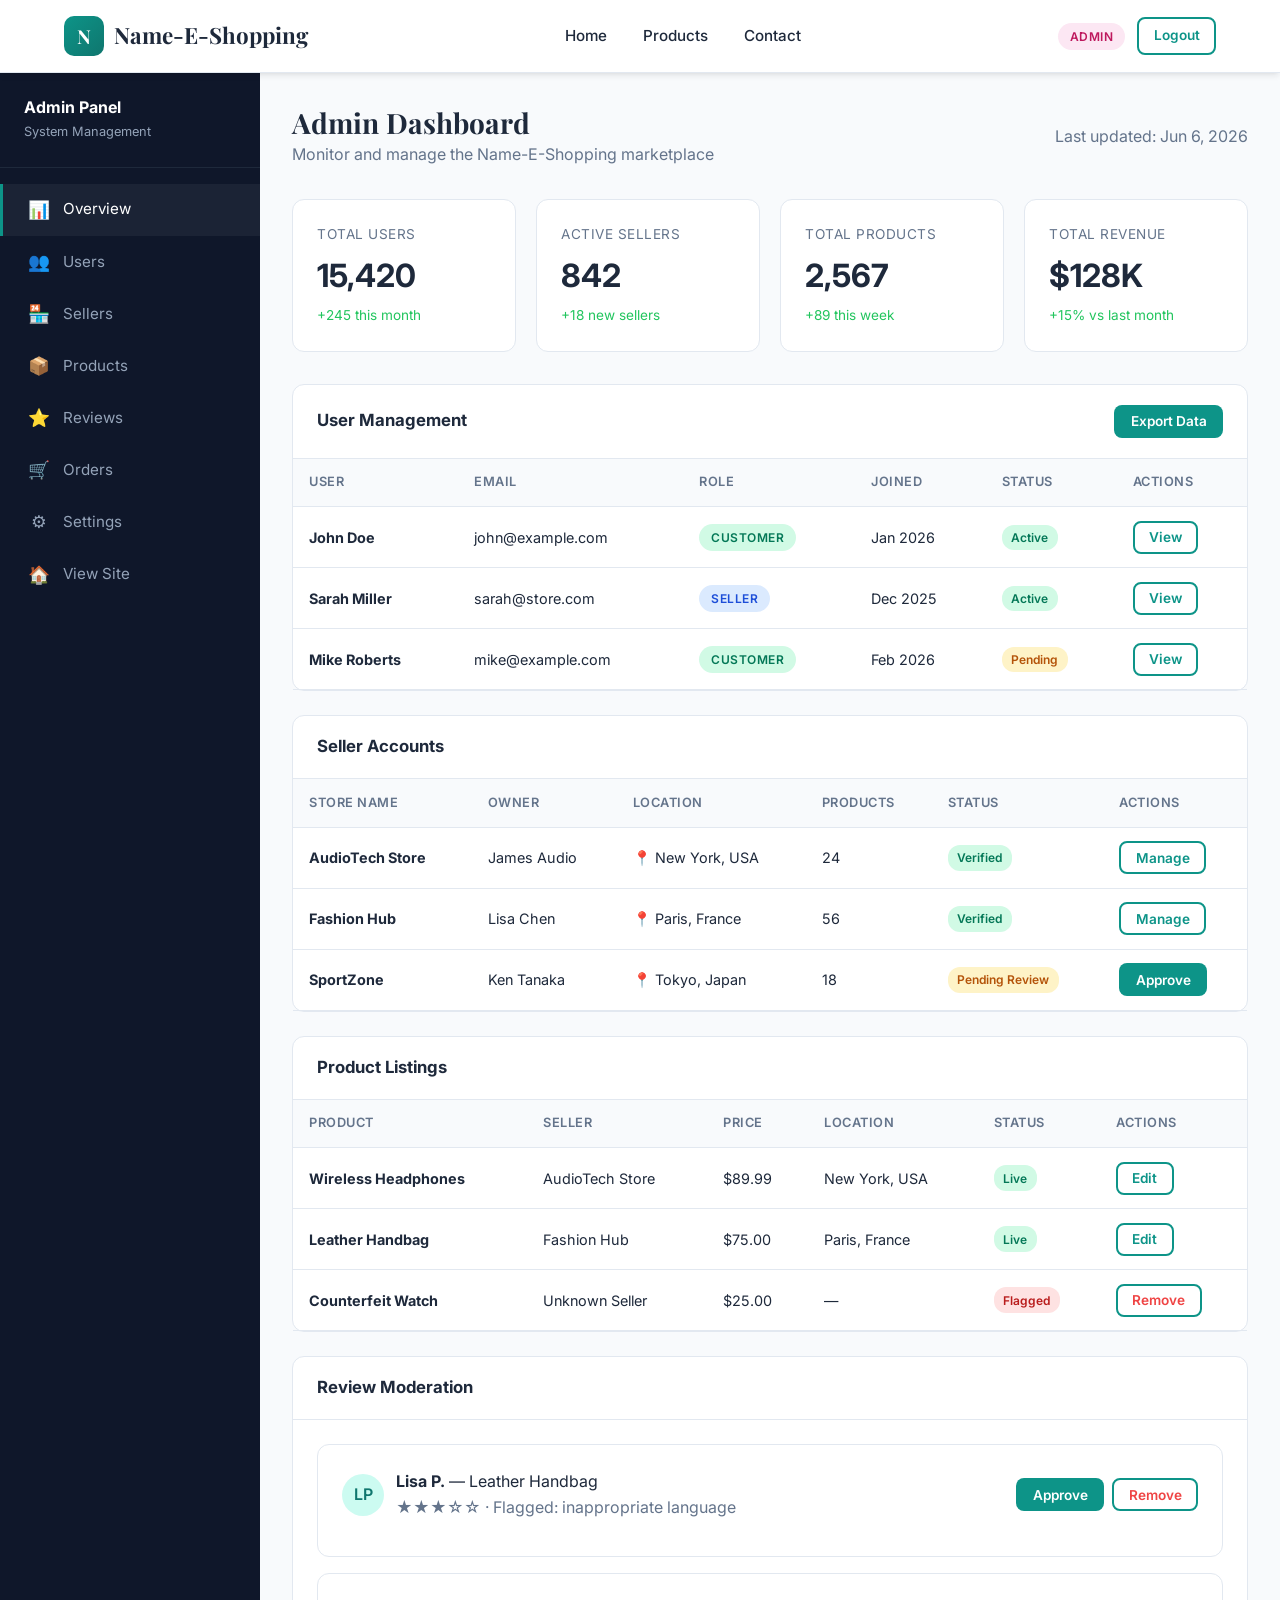
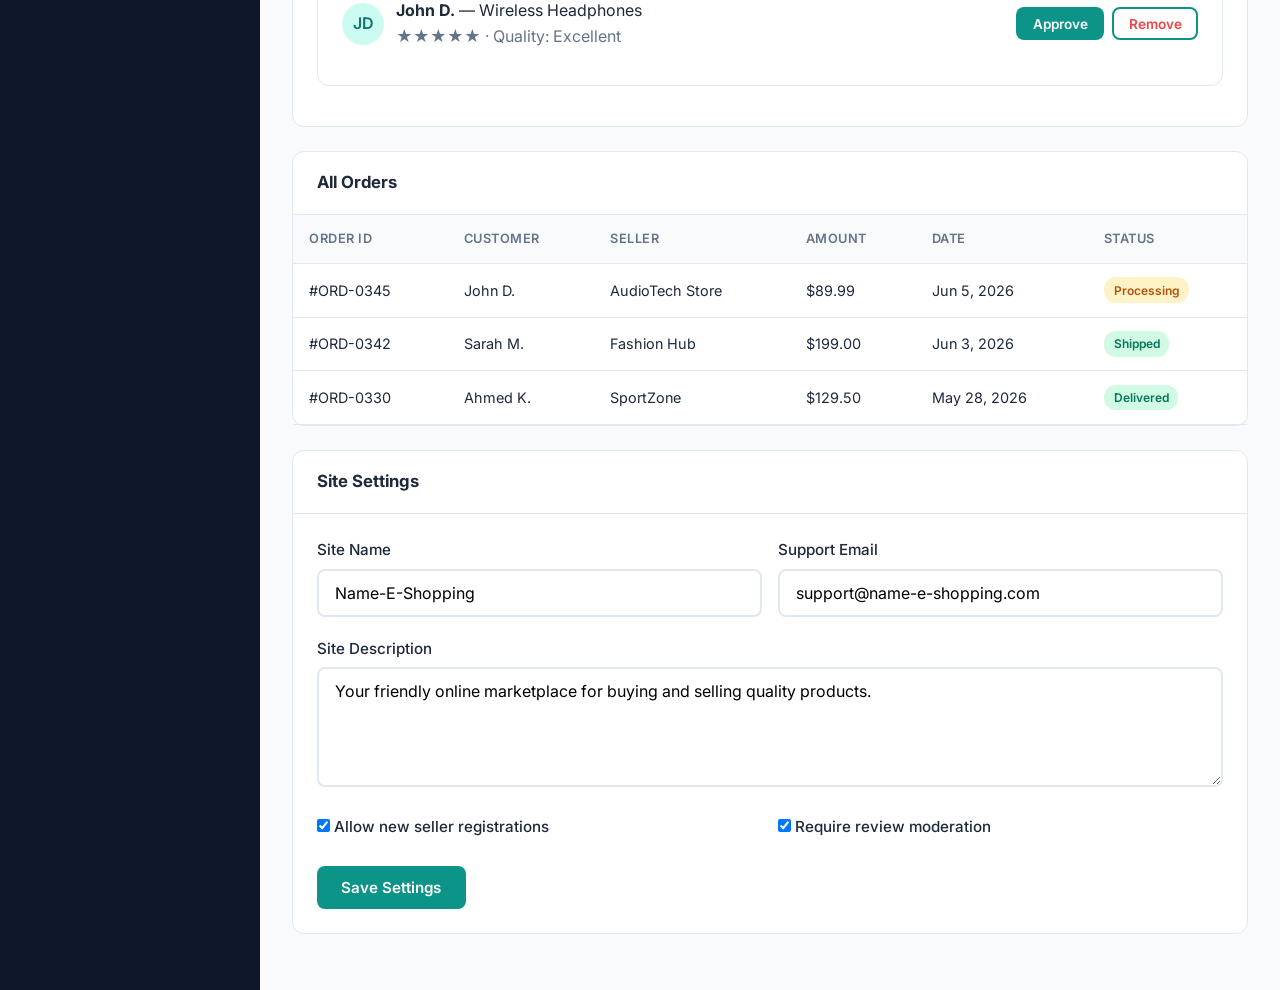
<file: draft/name-e-shopping/admin-dashboard.html>
<!DOCTYPE html>
<html lang="en">
<head>
  <meta charset="UTF-8">
  <meta name="viewport" content="width=device-width, initial-scale=1.0">
  <title>Admin Dashboard — Arnold's online shopping</title>
  <link rel="stylesheet" href="css/style.css">
  <link rel="stylesheet" href="css/dashboard.css">
</head>
<body>

  <header class="site-header">
    <div class="header-inner">
      <a href="index.html" class="logo"><span class="logo-icon">N</span> Name-E-Shopping</a>
      <nav class="nav-links">
        <a href="index.html">Home</a>
        <a href="products.html">Products</a>
        <a href="contact.html">Contact</a>
      </nav>
      <div class="nav-actions">
        <span class="badge badge-admin">Admin</span>
        <a href="login.html" class="btn btn-sm btn-outline">Logout</a>
        <button class="menu-toggle" aria-label="Toggle menu"><span></span><span></span><span></span></button>
      </div>
    </div>
  </header>

  <div class="dashboard-layout">
    <aside class="sidebar">
      <div class="sidebar-header">
        <h3>Admin Panel</h3>
        <p>System Management</p>
      </div>
      <nav class="sidebar-nav">
        <a href="admin-dashboard.html" class="active"><span class="nav-icon">📊</span> Overview</a>
        <a href="#users"><span class="nav-icon">👥</span> Users</a>
        <a href="#sellers"><span class="nav-icon">🏪</span> Sellers</a>
        <a href="#products"><span class="nav-icon">📦</span> Products</a>
        <a href="#reviews"><span class="nav-icon">⭐</span> Reviews</a>
        <a href="#orders"><span class="nav-icon">🛒</span> Orders</a>
        <a href="#settings"><span class="nav-icon">⚙️</span> Settings</a>
        <a href="index.html"><span class="nav-icon">🏠</span> View Site</a>
      </nav>
    </aside>

    <main class="dashboard-main">
      <div class="dashboard-header">
        <div>
          <h1>Admin Dashboard</h1>
          <p class="text-muted">Monitor and manage the Name-E-Shopping marketplace</p>
        </div>
        <span class="text-muted">Last updated: Jun 6, 2026</span>
      </div>

      <div class="stats-grid">
        <div class="stat-card">
          <p class="stat-label">Total Users</p>
          <p class="stat-value">15,420</p>
          <p class="stat-change">+245 this month</p>
        </div>
        <div class="stat-card">
          <p class="stat-label">Active Sellers</p>
          <p class="stat-value">842</p>
          <p class="stat-change">+18 new sellers</p>
        </div>
        <div class="stat-card">
          <p class="stat-label">Total Products</p>
          <p class="stat-value">2,567</p>
          <p class="stat-change">+89 this week</p>
        </div>
        <div class="stat-card">
          <p class="stat-label">Total Revenue</p>
          <p class="stat-value">$128K</p>
          <p class="stat-change">+15% vs last month</p>
        </div>
      </div>

      <!-- Users Management -->
      <div class="panel" id="users">
        <div class="panel-header">
          <h3>User Management</h3>
          <button class="btn btn-sm btn-primary">Export Data</button>
        </div>
        <div class="panel-body" style="padding: 0;">
          <table class="data-table">
            <thead>
              <tr>
                <th>User</th>
                <th>Email</th>
                <th>Role</th>
                <th>Joined</th>
                <th>Status</th>
                <th>Actions</th>
              </tr>
            </thead>
            <tbody>
              <tr>
                <td><strong>John Doe</strong></td>
                <td>john@example.com</td>
                <td><span class="badge badge-customer">Customer</span></td>
                <td>Jan 2026</td>
                <td><span class="status status-active">Active</span></td>
                <td><button class="btn btn-sm btn-outline">View</button></td>
              </tr>
              <tr>
                <td><strong>Sarah Miller</strong></td>
                <td>sarah@store.com</td>
                <td><span class="badge badge-seller">Seller</span></td>
                <td>Dec 2025</td>
                <td><span class="status status-active">Active</span></td>
                <td><button class="btn btn-sm btn-outline">View</button></td>
              </tr>
              <tr>
                <td><strong>Mike Roberts</strong></td>
                <td>mike@example.com</td>
                <td><span class="badge badge-customer">Customer</span></td>
                <td>Feb 2026</td>
                <td><span class="status status-pending">Pending</span></td>
                <td><button class="btn btn-sm btn-outline">View</button></td>
              </tr>
            </tbody>
          </table>
        </div>
      </div>

      <!-- Sellers -->
      <div class="panel" id="sellers">
        <div class="panel-header">
          <h3>Seller Accounts</h3>
        </div>
        <div class="panel-body" style="padding: 0;">
          <table class="data-table">
            <thead>
              <tr>
                <th>Store Name</th>
                <th>Owner</th>
                <th>Location</th>
                <th>Products</th>
                <th>Status</th>
                <th>Actions</th>
              </tr>
            </thead>
            <tbody>
              <tr>
                <td><strong>AudioTech Store</strong></td>
                <td>James Audio</td>
                <td>📍 New York, USA</td>
                <td>24</td>
                <td><span class="status status-active">Verified</span></td>
                <td><button class="btn btn-sm btn-outline">Manage</button></td>
              </tr>
              <tr>
                <td><strong>Fashion Hub</strong></td>
                <td>Lisa Chen</td>
                <td>📍 Paris, France</td>
                <td>56</td>
                <td><span class="status status-active">Verified</span></td>
                <td><button class="btn btn-sm btn-outline">Manage</button></td>
              </tr>
              <tr>
                <td><strong>SportZone</strong></td>
                <td>Ken Tanaka</td>
                <td>📍 Tokyo, Japan</td>
                <td>18</td>
                <td><span class="status status-pending">Pending Review</span></td>
                <td><button class="btn btn-sm btn-primary">Approve</button></td>
              </tr>
            </tbody>
          </table>
        </div>
      </div>

      <!-- Products -->
      <div class="panel" id="products">
        <div class="panel-header">
          <h3>Product Listings</h3>
        </div>
        <div class="panel-body" style="padding: 0;">
          <table class="data-table">
            <thead>
              <tr>
                <th>Product</th>
                <th>Seller</th>
                <th>Price</th>
                <th>Location</th>
                <th>Status</th>
                <th>Actions</th>
              </tr>
            </thead>
            <tbody>
              <tr>
                <td><strong>Wireless Headphones</strong></td>
                <td>AudioTech Store</td>
                <td>$89.99</td>
                <td>New York, USA</td>
                <td><span class="status status-active">Live</span></td>
                <td><button class="btn btn-sm btn-outline">Edit</button></td>
              </tr>
              <tr>
                <td><strong>Leather Handbag</strong></td>
                <td>Fashion Hub</td>
                <td>$75.00</td>
                <td>Paris, France</td>
                <td><span class="status status-active">Live</span></td>
                <td><button class="btn btn-sm btn-outline">Edit</button></td>
              </tr>
              <tr>
                <td><strong>Counterfeit Watch</strong></td>
                <td>Unknown Seller</td>
                <td>$25.00</td>
                <td>—</td>
                <td><span class="status status-inactive">Flagged</span></td>
                <td><button class="btn btn-sm btn-outline" style="color: var(--danger);">Remove</button></td>
              </tr>
            </tbody>
          </table>
        </div>
      </div>

      <!-- Reviews Moderation -->
      <div class="panel" id="reviews">
        <div class="panel-header">
          <h3>Review Moderation</h3>
        </div>
        <div class="panel-body">
          <div class="review-card">
            <div class="review-header">
              <div class="reviewer">
                <div class="avatar">LP</div>
                <div><strong>Lisa P.</strong> — Leather Handbag<br><span class="text-muted">★★★☆☆ · Flagged: inappropriate language</span></div>
              </div>
              <div style="display: flex; gap: 0.5rem;">
                <button class="btn btn-sm btn-primary">Approve</button>
                <button class="btn btn-sm btn-outline" style="color: var(--danger);">Remove</button>
              </div>
            </div>
          </div>
          <div class="review-card">
            <div class="review-header">
              <div class="reviewer">
                <div class="avatar">JD</div>
                <div><strong>John D.</strong> — Wireless Headphones<br><span class="text-muted">★★★★★ · Quality: Excellent</span></div>
              </div>
              <div style="display: flex; gap: 0.5rem;">
                <button class="btn btn-sm btn-primary">Approve</button>
                <button class="btn btn-sm btn-outline" style="color: var(--danger);">Remove</button>
              </div>
            </div>
          </div>
        </div>
      </div>

      <!-- Orders -->
      <div class="panel" id="orders">
        <div class="panel-header">
          <h3>All Orders</h3>
        </div>
        <div class="panel-body" style="padding: 0;">
          <table class="data-table">
            <thead>
              <tr>
                <th>Order ID</th>
                <th>Customer</th>
                <th>Seller</th>
                <th>Amount</th>
                <th>Date</th>
                <th>Status</th>
              </tr>
            </thead>
            <tbody>
              <tr>
                <td>#ORD-0345</td>
                <td>John D.</td>
                <td>AudioTech Store</td>
                <td>$89.99</td>
                <td>Jun 5, 2026</td>
                <td><span class="status status-pending">Processing</span></td>
              </tr>
              <tr>
                <td>#ORD-0342</td>
                <td>Sarah M.</td>
                <td>Fashion Hub</td>
                <td>$199.00</td>
                <td>Jun 3, 2026</td>
                <td><span class="status status-active">Shipped</span></td>
              </tr>
              <tr>
                <td>#ORD-0330</td>
                <td>Ahmed K.</td>
                <td>SportZone</td>
                <td>$129.50</td>
                <td>May 28, 2026</td>
                <td><span class="status status-active">Delivered</span></td>
              </tr>
            </tbody>
          </table>
        </div>
      </div>

      <!-- Settings -->
      <div class="panel" id="settings">
        <div class="panel-header">
          <h3>Site Settings</h3>
        </div>
        <div class="panel-body">
          <form data-toast="Settings saved successfully!">
            <div class="form-row">
              <div class="form-group">
                <label for="site-name">Site Name</label>
                <input type="text" id="site-name" class="form-control" value="Name-E-Shopping">
              </div>
              <div class="form-group">
                <label for="support-email">Support Email</label>
                <input type="email" id="support-email" class="form-control" value="support@name-e-shopping.com">
              </div>
            </div>
            <div class="form-group">
              <label for="site-desc">Site Description</label>
              <textarea id="site-desc" class="form-control">Your friendly online marketplace for buying and selling quality products.</textarea>
            </div>
            <div class="form-row">
              <div class="form-group">
                <label>
                  <input type="checkbox" checked> Allow new seller registrations
                </label>
              </div>
              <div class="form-group">
                <label>
                  <input type="checkbox" checked> Require review moderation
                </label>
              </div>
            </div>
            <button type="submit" class="btn btn-primary">Save Settings</button>
          </form>
        </div>
      </div>
    </main>
  </div>

  <script src="js/main.js"></script>
</body>
</html>
</file>
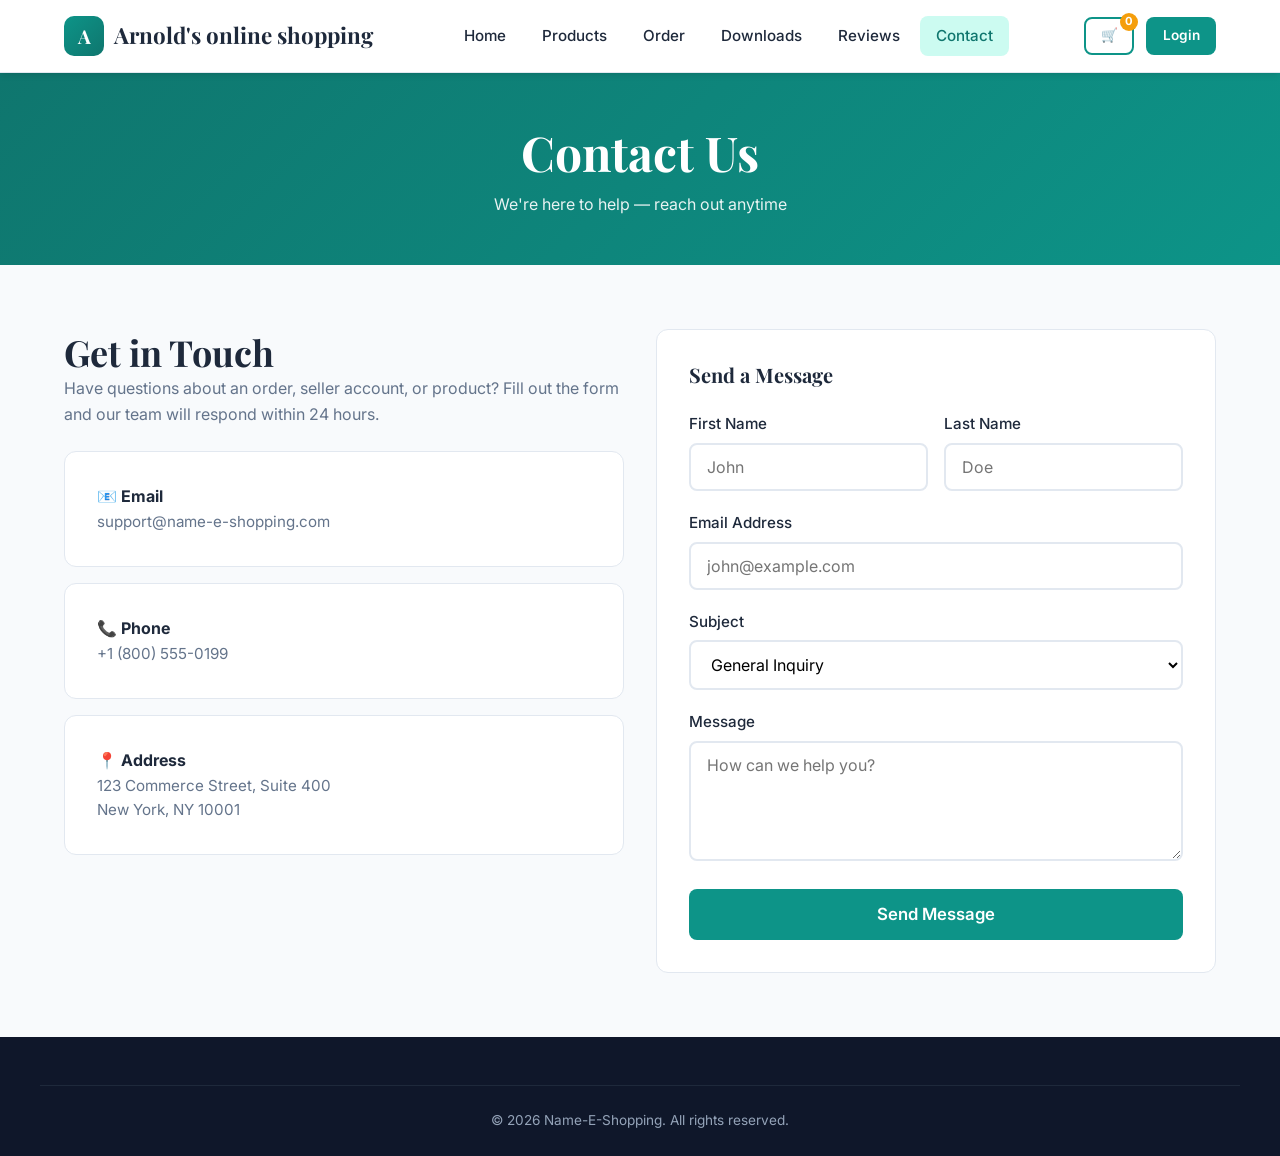
<file: draft/name-e-shopping/contact.html>
<!DOCTYPE html>
<html lang="en">
<head>
  <meta charset="UTF-8">
  <meta name="viewport" content="width=device-width, initial-scale=1.0">
  <title>Contact Us — Arnold's online shopping</title>
  <link rel="stylesheet" href="css/style.css">
</head>
<body>

  <header class="site-header">
    <div class="header-inner">
      <a href="index.html" class="logo"><span class="logo-icon">A</span> Arnold's online shopping</a>
      <nav class="nav-links">
        <a href="index.html">Home</a>
        <a href="products.html">Products</a>
        <a href="order.html">Order</a>
        <a href="downloads.html">Downloads</a>
        <a href="reviews.html">Reviews</a>
        <a href="contact.html" class="active">Contact</a>
      </nav>
      <div class="nav-actions">
        <a href="cart.html" class="btn btn-sm btn-outline cart-badge">🛒 <span class="cart-count">0</span></a>
        <a href="login.html" class="btn btn-sm btn-primary">Login</a>
        <button class="menu-toggle" aria-label="Toggle menu"><span></span><span></span><span></span></button>
      </div>
    </div>
  </header>

  <div class="page-header">
    <div class="container">
      <h1>Contact Us</h1>
      <p>We're here to help — reach out anytime</p>
    </div>
  </div>

  <section class="section">
    <div class="container">
      <div class="grid-2">
        <div>
          <h2>Get in Touch</h2>
          <p class="text-muted mb-3">Have questions about an order, seller account, or product? Fill out the form and our team will respond within 24 hours.</p>

          <div class="feature-card" style="text-align: left; margin-bottom: 1rem;">
            <strong>📧 Email</strong>
            <p>support@name-e-shopping.com</p>
          </div>
          <div class="feature-card" style="text-align: left; margin-bottom: 1rem;">
            <strong>📞 Phone</strong>
            <p>+1 (800) 555-0199</p>
          </div>
          <div class="feature-card" style="text-align: left;">
            <strong>📍 Address</strong>
            <p>123 Commerce Street, Suite 400<br>New York, NY 10001</p>
          </div>
        </div>

        <div class="card" style="padding: 2rem;">
          <h3 style="margin-bottom: 1.5rem;">Send a Message</h3>
          <form data-toast="Message sent! We'll get back to you soon.">
            <div class="form-row">
              <div class="form-group">
                <label for="fname">First Name</label>
                <input type="text" id="fname" class="form-control" required placeholder="John">
              </div>
              <div class="form-group">
                <label for="lname">Last Name</label>
                <input type="text" id="lname" class="form-control" required placeholder="Doe">
              </div>
            </div>
            <div class="form-group">
              <label for="email">Email Address</label>
              <input type="email" id="email" class="form-control" required placeholder="john@example.com">
            </div>
            <div class="form-group">
              <label for="subject">Subject</label>
              <select id="subject" class="form-control">
                <option>General Inquiry</option>
                <option>Order Support</option>
                <option>Seller Account</option>
                <option>Product Quality Issue</option>
                <option>Technical Problem</option>
              </select>
            </div>
            <div class="form-group">
              <label for="message">Message</label>
              <textarea id="message" class="form-control" required placeholder="How can we help you?"></textarea>
            </div>
            <button type="submit" class="btn btn-primary btn-lg" style="width: 100%;">Send Message</button>
          </form>
        </div>
      </div>
    </div>
  </section>

  <footer class="site-footer">
    <div class="container footer-bottom"><p>&copy; 2026 Name-E-Shopping. All rights reserved.</p></div>
  </footer>

  <script src="js/main.js"></script>
</body>
</html>
</file>
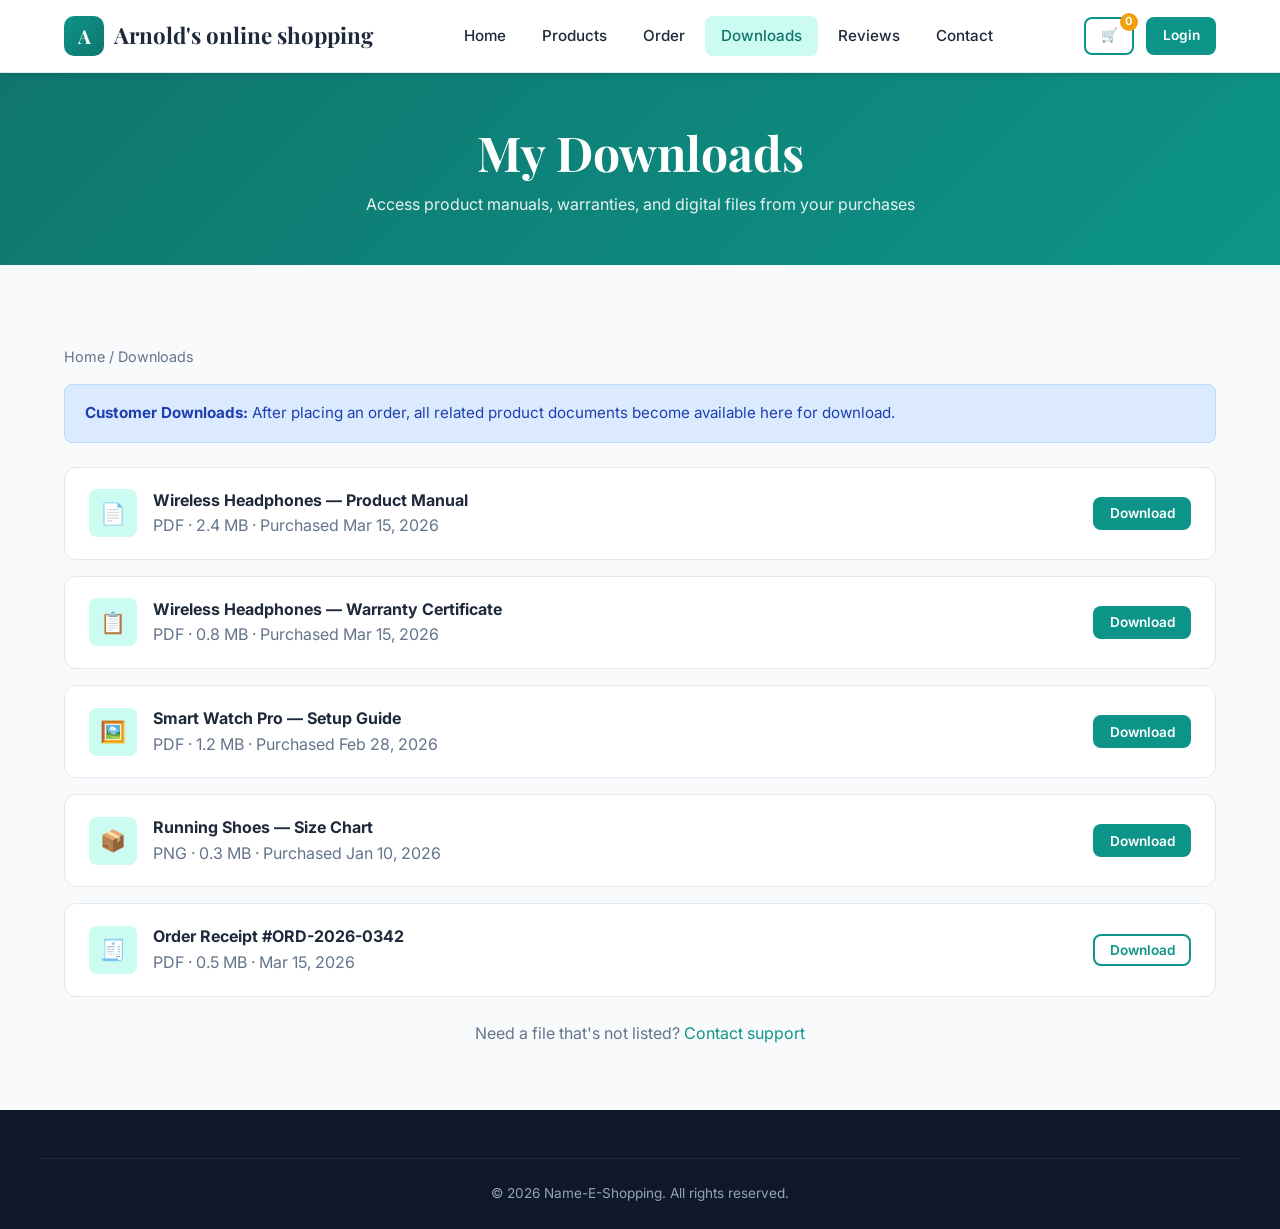
<file: draft/name-e-shopping/downloads.html>
<!DOCTYPE html>
<html lang="en">
<head>
  <meta charset="UTF-8">
  <meta name="viewport" content="width=device-width, initial-scale=1.0">
  <title>Downloads — Arnold's online shopping</title>
  <link rel="stylesheet" href="css/style.css">
</head>
<body>

  <header class="site-header">
    <div class="header-inner">
      <a href="index.html" class="logo"><span class="logo-icon">A</span> Arnold's online shopping</a>
      <nav class="nav-links">
        <a href="index.html">Home</a>
        <a href="products.html">Products</a>
        <a href="order.html">Order</a>
        <a href="downloads.html" class="active">Downloads</a>
        <a href="reviews.html">Reviews</a>
        <a href="contact.html">Contact</a>
      </nav>
      <div class="nav-actions">
        <a href="cart.html" class="btn btn-sm btn-outline cart-badge">🛒 <span class="cart-count">0</span></a>
        <a href="login.html" class="btn btn-sm btn-primary">Login</a>
        <button class="menu-toggle" aria-label="Toggle menu"><span></span><span></span><span></span></button>
      </div>
    </div>
  </header>

  <div class="page-header">
    <div class="container">
      <h1>My Downloads</h1>
      <p>Access product manuals, warranties, and digital files from your purchases</p>
    </div>
  </div>

  <section class="section">
    <div class="container">
      <div class="breadcrumb"><a href="index.html">Home</a> / Downloads</div>

      <div class="alert alert-info mb-3">
        <strong>Customer Downloads:</strong> After placing an order, all related product documents become available here for download.
      </div>

      <div class="download-list">
        <div class="download-item">
          <div class="download-info">
            <div class="file-icon">📄</div>
            <div>
              <strong>Wireless Headphones — Product Manual</strong>
              <p class="text-muted">PDF · 2.4 MB · Purchased Mar 15, 2026</p>
            </div>
          </div>
          <button class="btn btn-primary btn-sm" onclick="showToast('Downloading Product Manual...')">Download</button>
        </div>

        <div class="download-item">
          <div class="download-info">
            <div class="file-icon">📋</div>
            <div>
              <strong>Wireless Headphones — Warranty Certificate</strong>
              <p class="text-muted">PDF · 0.8 MB · Purchased Mar 15, 2026</p>
            </div>
          </div>
          <button class="btn btn-primary btn-sm" onclick="showToast('Downloading Warranty Certificate...')">Download</button>
        </div>

        <div class="download-item">
          <div class="download-info">
            <div class="file-icon">🖼️</div>
            <div>
              <strong>Smart Watch Pro — Setup Guide</strong>
              <p class="text-muted">PDF · 1.2 MB · Purchased Feb 28, 2026</p>
            </div>
          </div>
          <button class="btn btn-primary btn-sm" onclick="showToast('Downloading Setup Guide...')">Download</button>
        </div>

        <div class="download-item">
          <div class="download-info">
            <div class="file-icon">📦</div>
            <div>
              <strong>Running Shoes — Size Chart</strong>
              <p class="text-muted">PNG · 0.3 MB · Purchased Jan 10, 2026</p>
            </div>
          </div>
          <button class="btn btn-primary btn-sm" onclick="showToast('Downloading Size Chart...')">Download</button>
        </div>

        <div class="download-item">
          <div class="download-info">
            <div class="file-icon">🧾</div>
            <div>
              <strong>Order Receipt #ORD-2026-0342</strong>
              <p class="text-muted">PDF · 0.5 MB · Mar 15, 2026</p>
            </div>
          </div>
          <button class="btn btn-outline btn-sm" onclick="showToast('Downloading Receipt...')">Download</button>
        </div>
      </div>

      <div class="text-center mt-3">
        <p class="text-muted">Need a file that's not listed? <a href="contact.html">Contact support</a></p>
      </div>
    </div>
  </section>

  <footer class="site-footer">
    <div class="container footer-bottom"><p>&copy; 2026 Name-E-Shopping. All rights reserved.</p></div>
  </footer>

  <script src="js/main.js"></script>
</body>
</html>
</file>
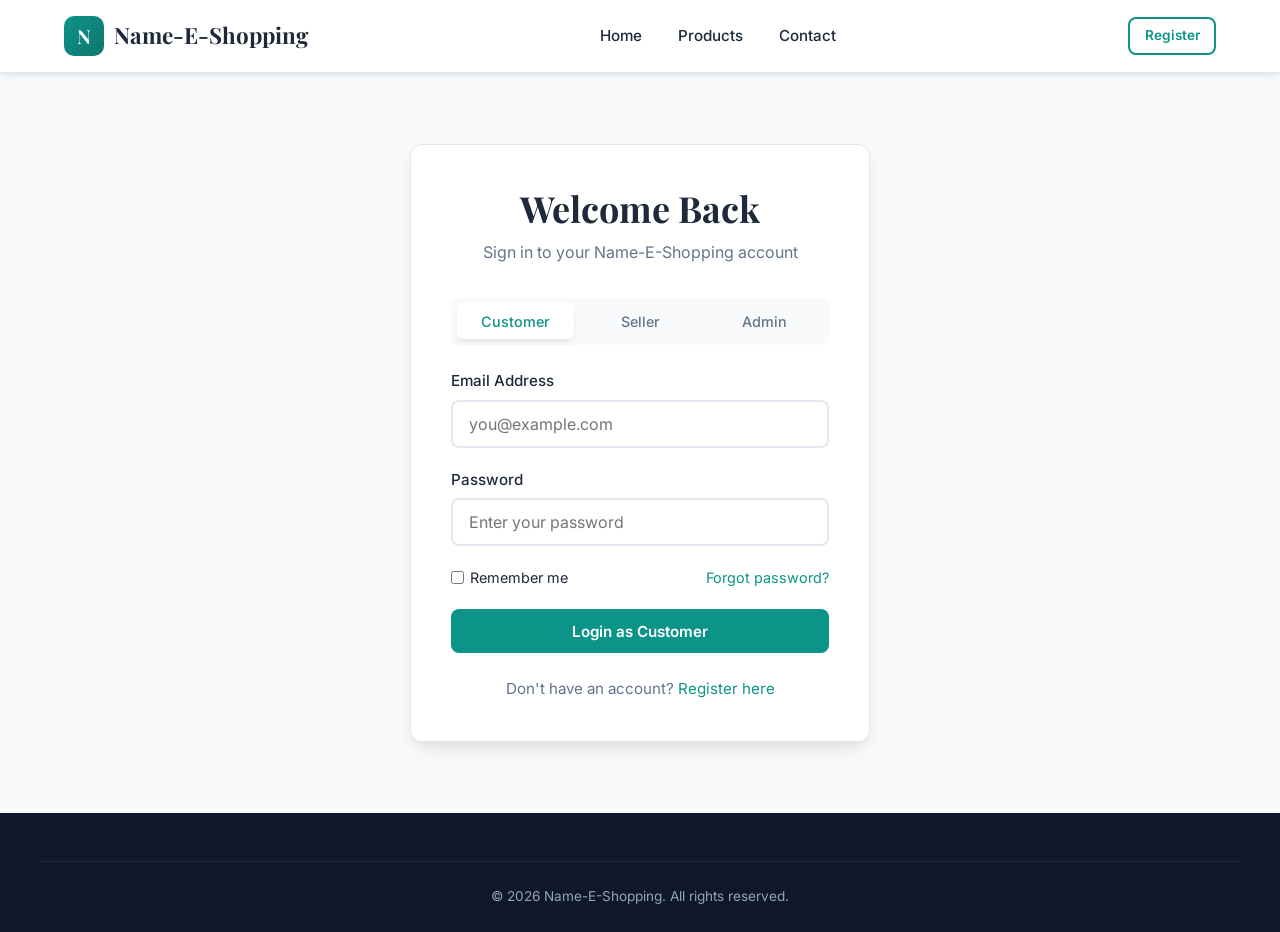
<file: draft/name-e-shopping/login.html>
<!DOCTYPE html>
<html lang="en">
<head>
  <meta charset="UTF-8">
  <meta name="viewport" content="width=device-width, initial-scale=1.0">
  <title>Login — Arnold's online shopping</title>
  <link rel="stylesheet" href="css/style.css">
</head>
<body>

  <header class="site-header">
    <div class="header-inner">
      <a href="index.html" class="logo"><span class="logo-icon">N</span> Name-E-Shopping</a>
      <nav class="nav-links">
        <a href="index.html">Home</a>
        <a href="products.html">Products</a>
        <a href="contact.html">Contact</a>
      </nav>
      <div class="nav-actions">
        <a href="register.html" class="btn btn-sm btn-outline">Register</a>
        <button class="menu-toggle" aria-label="Toggle menu"><span></span><span></span><span></span></button>
      </div>
    </div>
  </header>

  <main class="auth-page">
    <div class="auth-card">
      <h2>Welcome Back</h2>
      <p class="subtitle">Sign in to your Name-E-Shopping account</p>

      <div class="role-tabs">
        <button class="role-tab active" data-role="customer">Customer</button>
        <button class="role-tab" data-role="seller">Seller</button>
        <button class="role-tab" data-role="admin">Admin</button>
      </div>

      <!-- Customer Login -->
      <form class="role-form" data-role="customer" data-toast="Welcome back, Customer!">
        <div class="form-group">
          <label for="cust-email">Email Address</label>
          <input type="email" id="cust-email" class="form-control" required placeholder="you@example.com">
        </div>
        <div class="form-group">
          <label for="cust-pass">Password</label>
          <input type="password" id="cust-pass" class="form-control" required placeholder="Enter your password">
        </div>
        <div style="display: flex; justify-content: space-between; align-items: center; margin-bottom: 1.25rem;">
          <label style="display: flex; align-items: center; gap: 0.4rem; font-size: 0.9rem;">
            <input type="checkbox"> Remember me
          </label>
          <a href="#" style="font-size: 0.9rem;">Forgot password?</a>
        </div>
        <button type="submit" class="btn btn-primary" style="width: 100%;">Login as Customer</button>
      </form>

      <!-- Seller Login -->
      <form class="role-form" data-role="seller" style="display: none;" data-toast="Welcome, Seller! Redirecting to dashboard...">
        <div class="alert alert-info">Sellers can upload product photos, documents, and set store location.</div>
        <div class="form-group">
          <label for="seller-email">Seller Email</label>
          <input type="email" id="seller-email" class="form-control" required placeholder="seller@store.com">
        </div>
        <div class="form-group">
          <label for="seller-pass">Password</label>
          <input type="password" id="seller-pass" class="form-control" required placeholder="Enter your password">
        </div>
        <div class="form-group">
          <label for="store-id">Store ID</label>
          <input type="text" id="store-id" class="form-control" placeholder="Your unique store identifier">
        </div>
        <button type="submit" class="btn btn-primary" style="width: 100%;" formaction="seller-dashboard.html">Login as Seller</button>
      </form>

      <!-- Admin Login -->
      <form class="role-form" data-role="admin" style="display: none;" data-toast="Admin access granted.">
        <div class="alert alert-info">Admin access is restricted to authorized personnel only.</div>
        <div class="form-group">
          <label for="admin-email">Admin Email</label>
          <input type="email" id="admin-email" class="form-control" required placeholder="admin@name-e-shopping.com">
        </div>
        <div class="form-group">
          <label for="admin-pass">Password</label>
          <input type="password" id="admin-pass" class="form-control" required placeholder="Enter admin password">
        </div>
        <div class="form-group">
          <label for="admin-code">Security Code</label>
          <input type="text" id="admin-code" class="form-control" required placeholder="Two-factor code">
        </div>
        <button type="submit" class="btn btn-primary" style="width: 100%;" formaction="admin-dashboard.html">Login as Admin</button>
      </form>

      <div class="auth-footer">
        Don't have an account? <a href="register.html">Register here</a>
      </div>
    </div>
  </main>

  <footer class="site-footer">
    <div class="container footer-bottom"><p>&copy; 2026 Name-E-Shopping. All rights reserved.</p></div>
  </footer>

  <script src="js/main.js"></script>
</body>
</html>
</file>
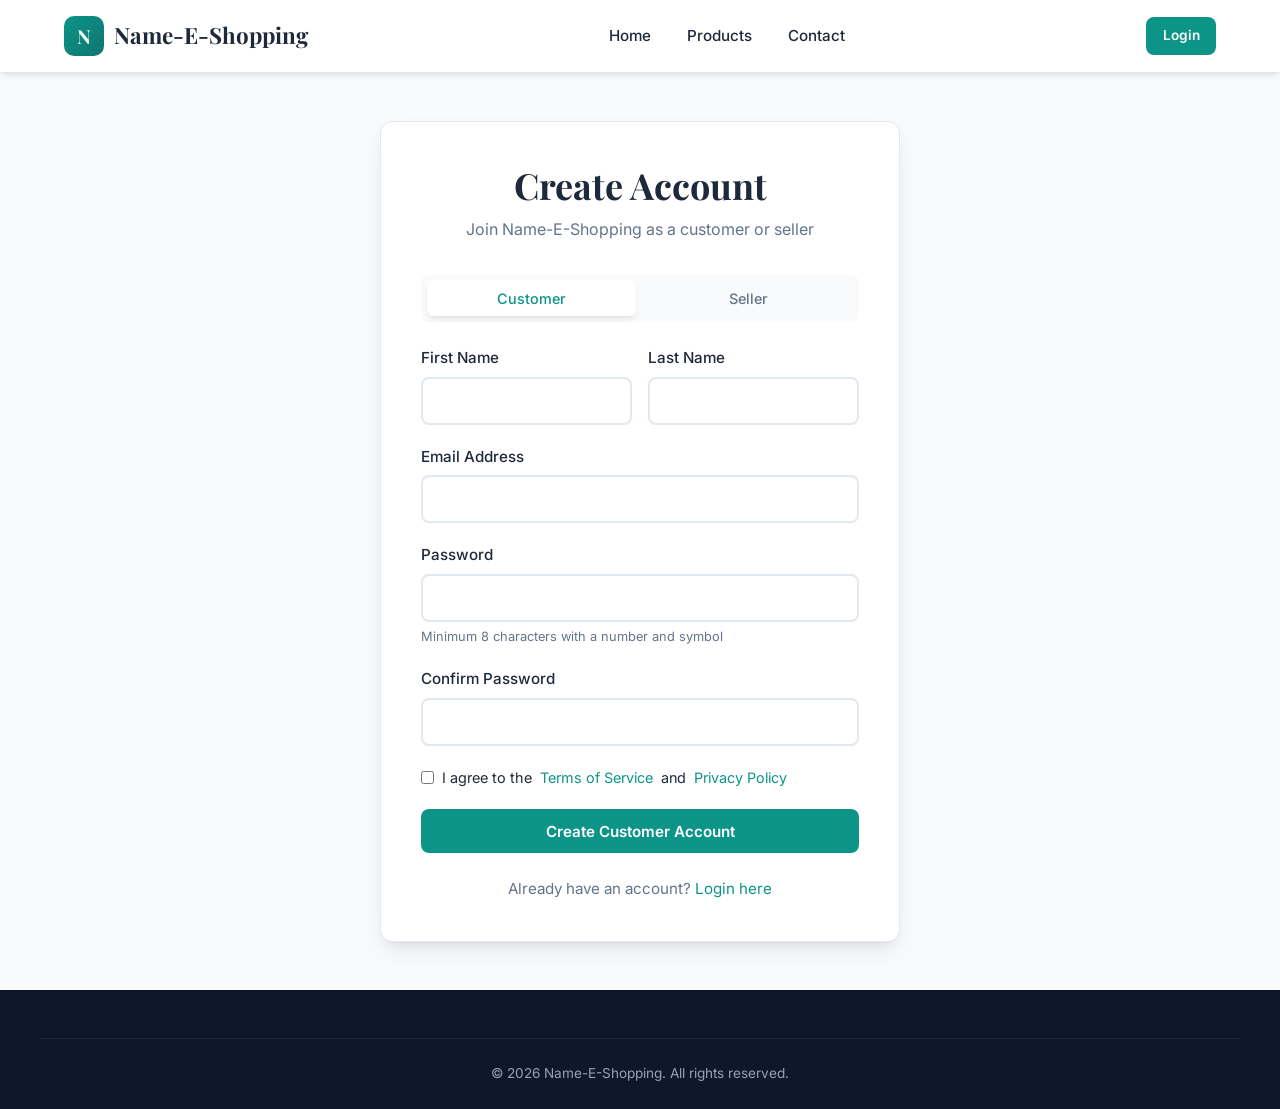
<file: draft/name-e-shopping/register.html>
<!DOCTYPE html>
<html lang="en">
<head>
  <meta charset="UTF-8">
  <meta name="viewport" content="width=device-width, initial-scale=1.0">
  <title>Register — Arnold's online shopping</title>
  <link rel="stylesheet" href="css/style.css">
</head>
<body>

  <header class="site-header">
    <div class="header-inner">
      <a href="index.html" class="logo"><span class="logo-icon">N</span> Name-E-Shopping</a>
      <nav class="nav-links">
        <a href="index.html">Home</a>
        <a href="products.html">Products</a>
        <a href="contact.html">Contact</a>
      </nav>
      <div class="nav-actions">
        <a href="login.html" class="btn btn-sm btn-primary">Login</a>
        <button class="menu-toggle" aria-label="Toggle menu"><span></span><span></span><span></span></button>
      </div>
    </div>
  </header>

  <main class="auth-page">
    <div class="auth-card" style="max-width: 520px;">
      <h2>Create Account</h2>
      <p class="subtitle">Join Name-E-Shopping as a customer or seller</p>

      <div class="role-tabs">
        <button class="role-tab active" data-role="customer">Customer</button>
        <button class="role-tab" data-role="seller">Seller</button>
      </div>

      <!-- Customer Registration -->
      <form class="role-form" data-role="customer" data-toast="Account created! Welcome to Name-E-Shopping.">
        <div class="form-row">
          <div class="form-group">
            <label for="c-fname">First Name</label>
            <input type="text" id="c-fname" class="form-control" required>
          </div>
          <div class="form-group">
            <label for="c-lname">Last Name</label>
            <input type="text" id="c-lname" class="form-control" required>
          </div>
        </div>
        <div class="form-group">
          <label for="c-email">Email Address</label>
          <input type="email" id="c-email" class="form-control" required>
        </div>
        <div class="form-group">
          <label for="c-pass">Password</label>
          <input type="password" id="c-pass" class="form-control" required>
          <p class="form-hint">Minimum 8 characters with a number and symbol</p>
        </div>
        <div class="form-group">
          <label for="c-confirm">Confirm Password</label>
          <input type="password" id="c-confirm" class="form-control" required>
        </div>
        <label style="display: flex; align-items: flex-start; gap: 0.5rem; font-size: 0.9rem; margin-bottom: 1.25rem;">
          <input type="checkbox" required style="margin-top: 0.3rem;">
          I agree to the <a href="#">Terms of Service</a> and <a href="#">Privacy Policy</a>
        </label>
        <button type="submit" class="btn btn-primary" style="width: 100%;">Create Customer Account</button>
      </form>

      <!-- Seller Registration -->
      <form class="role-form" data-role="seller" style="display: none;" data-toast="Seller account created! Set up your store.">
        <div class="alert alert-info">As a seller, you can upload product photos, documents, and set your store location.</div>
        <div class="form-group">
          <label for="s-name">Store / Business Name</label>
          <input type="text" id="s-name" class="form-control" required placeholder="Your store name">
        </div>
        <div class="form-row">
          <div class="form-group">
            <label for="s-fname">Owner First Name</label>
            <input type="text" id="s-fname" class="form-control" required>
          </div>
          <div class="form-group">
            <label for="s-lname">Owner Last Name</label>
            <input type="text" id="s-lname" class="form-control" required>
          </div>
        </div>
        <div class="form-group">
          <label for="s-email">Business Email</label>
          <input type="email" id="s-email" class="form-control" required>
        </div>
        <div class="form-group">
          <label for="s-location">Store Location</label>
          <input type="text" id="s-location" class="form-control" required placeholder="City, Country">
        </div>
        <div class="form-group">
          <label for="s-pass">Password</label>
          <input type="password" id="s-pass" class="form-control" required>
        </div>
        <div class="form-group">
          <label for="s-doc">Business Document (optional)</label>
          <input type="file" id="s-doc" class="form-control" accept=".pdf,.doc,.docx">
          <p class="form-hint">Upload business license or registration document</p>
        </div>
        <button type="submit" class="btn btn-primary" style="width: 100%;">Create Seller Account</button>
      </form>

      <div class="auth-footer">
        Already have an account? <a href="login.html">Login here</a>
      </div>
    </div>
  </main>

  <footer class="site-footer">
    <div class="container footer-bottom"><p>&copy; 2026 Name-E-Shopping. All rights reserved.</p></div>
  </footer>

  <script src="js/main.js"></script>
</body>
</html>
</file>
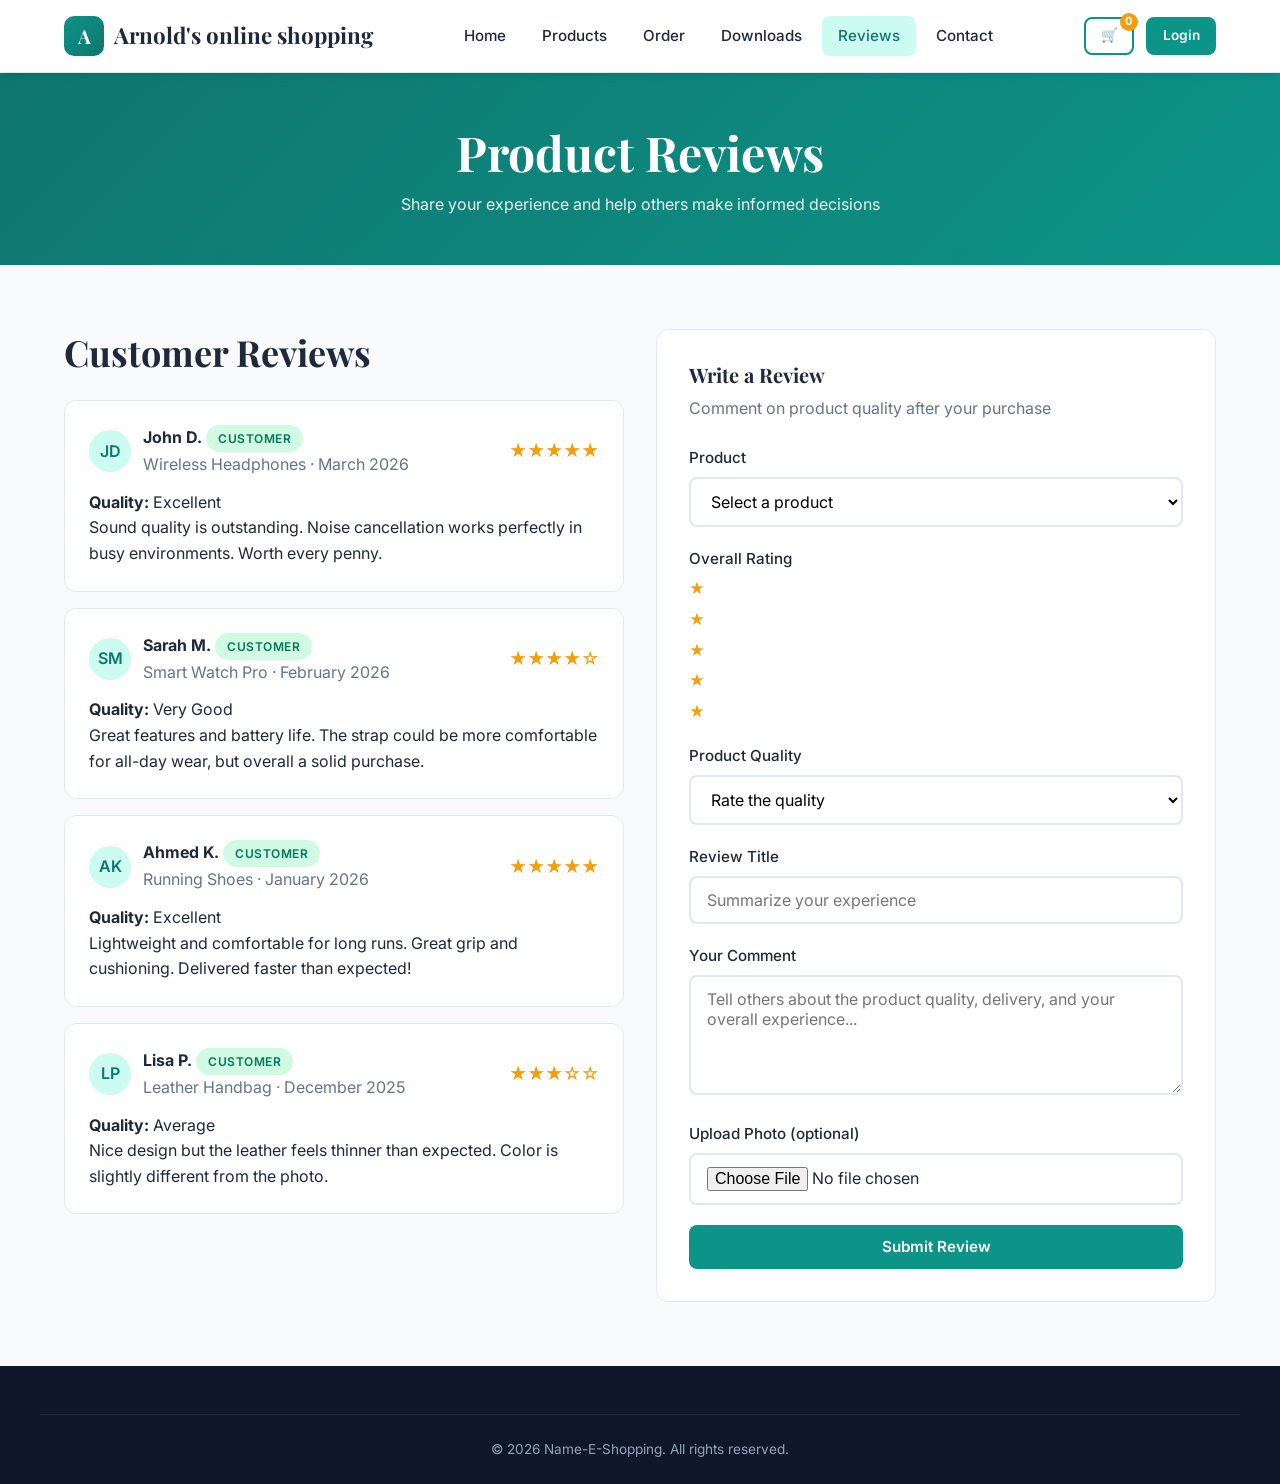
<file: draft/name-e-shopping/reviews.html>
<!DOCTYPE html>
<html lang="en">
<head>
  <meta charset="UTF-8">
  <meta name="viewport" content="width=device-width, initial-scale=1.0">
  <title>Product Reviews — Arnold's online shopping</title>
  <link rel="stylesheet" href="css/style.css">
</head>
<body>

  <header class="site-header">
    <div class="header-inner">
      <a href="index.html" class="logo"><span class="logo-icon">A</span>Arnold's online shopping</a>
      <nav class="nav-links">
        <a href="index.html">Home</a>
        <a href="products.html">Products</a>
        <a href="order.html">Order</a>
        <a href="downloads.html">Downloads</a>
        <a href="reviews.html" class="active">Reviews</a>
        <a href="contact.html">Contact</a>
      </nav>
      <div class="nav-actions">
        <a href="cart.html" class="btn btn-sm btn-outline cart-badge">🛒 <span class="cart-count">0</span></a>
        <a href="login.html" class="btn btn-sm btn-primary">Login</a>
        <button class="menu-toggle" aria-label="Toggle menu"><span></span><span></span><span></span></button>
      </div>
    </div>
  </header>

  <div class="page-header">
    <div class="container">
      <h1>Product Reviews</h1>
      <p>Share your experience and help others make informed decisions</p>
    </div>
  </div>

  <section class="section">
    <div class="container">
      <div class="grid-2" style="align-items: start;">
        <div>
          <h2 style="margin-bottom: 1.5rem;">Customer Reviews</h2>

          <div class="review-card">
            <div class="review-header">
              <div class="reviewer">
                <div class="avatar">JD</div>
                <div><strong>John D.</strong> <span class="badge badge-customer">Customer</span><br><span class="text-muted">Wireless Headphones · March 2026</span></div>
              </div>
              <span class="star-rating">★★★★★</span>
            </div>
            <p><strong>Quality:</strong> Excellent</p>
            <p>Sound quality is outstanding. Noise cancellation works perfectly in busy environments. Worth every penny.</p>
          </div>

          <div class="review-card">
            <div class="review-header">
              <div class="reviewer">
                <div class="avatar">SM</div>
                <div><strong>Sarah M.</strong> <span class="badge badge-customer">Customer</span><br><span class="text-muted">Smart Watch Pro · February 2026</span></div>
              </div>
              <span class="star-rating">★★★★☆</span>
            </div>
            <p><strong>Quality:</strong> Very Good</p>
            <p>Great features and battery life. The strap could be more comfortable for all-day wear, but overall a solid purchase.</p>
          </div>

          <div class="review-card">
            <div class="review-header">
              <div class="reviewer">
                <div class="avatar">AK</div>
                <div><strong>Ahmed K.</strong> <span class="badge badge-customer">Customer</span><br><span class="text-muted">Running Shoes · January 2026</span></div>
              </div>
              <span class="star-rating">★★★★★</span>
            </div>
            <p><strong>Quality:</strong> Excellent</p>
            <p>Lightweight and comfortable for long runs. Great grip and cushioning. Delivered faster than expected!</p>
          </div>

          <div class="review-card">
            <div class="review-header">
              <div class="reviewer">
                <div class="avatar">LP</div>
                <div><strong>Lisa P.</strong> <span class="badge badge-customer">Customer</span><br><span class="text-muted">Leather Handbag · December 2025</span></div>
              </div>
              <span class="star-rating">★★★☆☆</span>
            </div>
            <p><strong>Quality:</strong> Average</p>
            <p>Nice design but the leather feels thinner than expected. Color is slightly different from the photo.</p>
          </div>
        </div>

        <div class="card" style="padding: 2rem; position: sticky; top: 100px;">
          <h3 style="margin-bottom: 0.5rem;">Write a Review</h3>
          <p class="text-muted mb-3">Comment on product quality after your purchase</p>

          <form data-toast="Thank you! Your review has been submitted.">
            <div class="form-group">
              <label for="r-product">Product</label>
              <select id="r-product" class="form-control" required>
                <option value="">Select a product</option>
                <option>Wireless Headphones</option>
                <option>Smart Watch Pro</option>
                <option>Running Shoes</option>
                <option>Leather Handbag</option>
                <option>Skincare Set</option>
              </select>
            </div>

            <div class="form-group">
              <label>Overall Rating</label>
              <div class="star-rating" style="font-size: 1.8rem;">
                <input type="radio" name="rating" id="star5" value="5"><label for="star5">★</label>
                <input type="radio" name="rating" id="star4" value="4"><label for="star4">★</label>
                <input type="radio" name="rating" id="star3" value="3"><label for="star3">★</label>
                <input type="radio" name="rating" id="star2" value="2"><label for="star2">★</label>
                <input type="radio" name="rating" id="star1" value="1"><label for="star1">★</label>
              </div>
            </div>

            <div class="form-group">
              <label for="r-quality">Product Quality</label>
              <select id="r-quality" class="form-control" required>
                <option value="">Rate the quality</option>
                <option>Excellent</option>
                <option>Very Good</option>
                <option>Good</option>
                <option>Average</option>
                <option>Poor</option>
              </select>
            </div>

            <div class="form-group">
              <label for="r-title">Review Title</label>
              <input type="text" id="r-title" class="form-control" placeholder="Summarize your experience" required>
            </div>

            <div class="form-group">
              <label for="r-comment">Your Comment</label>
              <textarea id="r-comment" class="form-control" placeholder="Tell others about the product quality, delivery, and your overall experience..." required></textarea>
            </div>

            <div class="form-group">
              <label for="r-photo">Upload Photo (optional)</label>
              <input type="file" id="r-photo" class="form-control" accept="image/*">
            </div>

            <button type="submit" class="btn btn-primary" style="width: 100%;">Submit Review</button>
          </form>
        </div>
      </div>
    </div>
  </section>

  <footer class="site-footer">
    <div class="container footer-bottom"><p>&copy; 2026 Name-E-Shopping. All rights reserved.</p></div>
  </footer>

  <script src="js/main.js"></script>
</body>
</html>
</file>
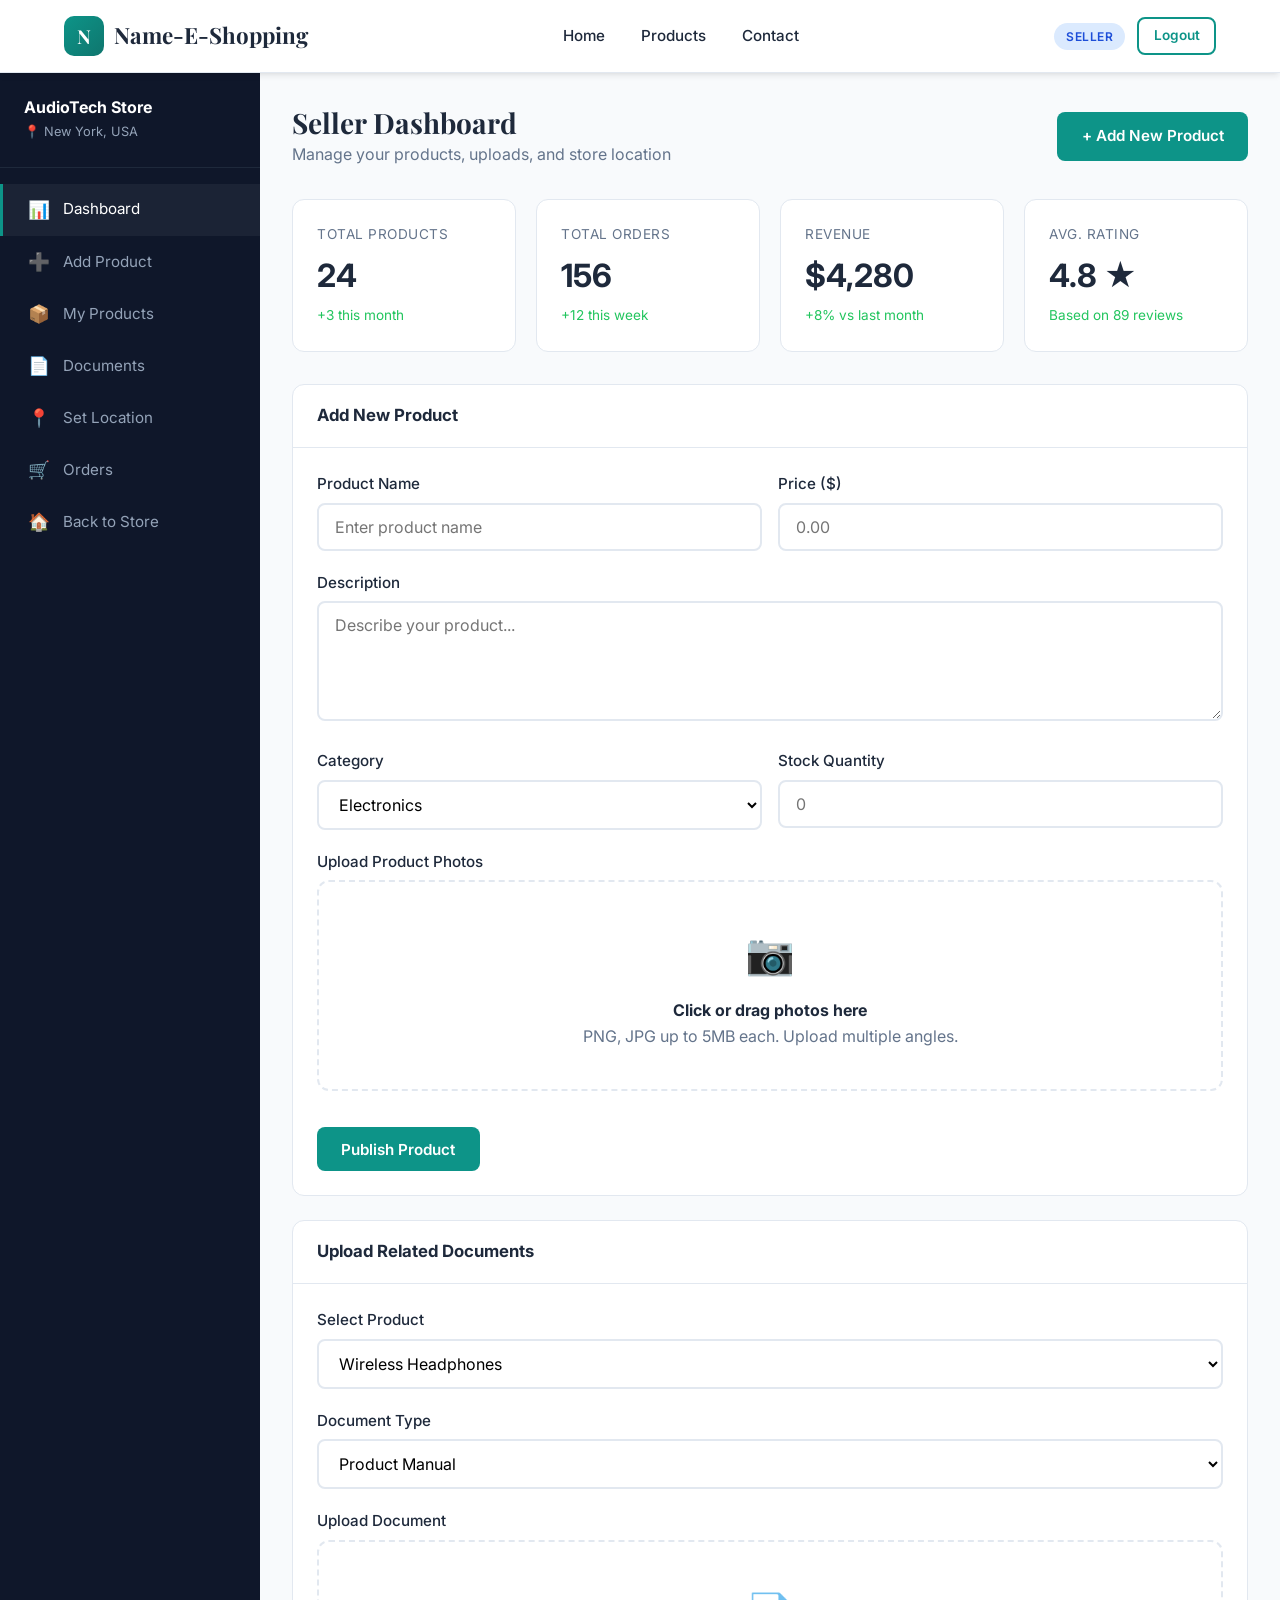
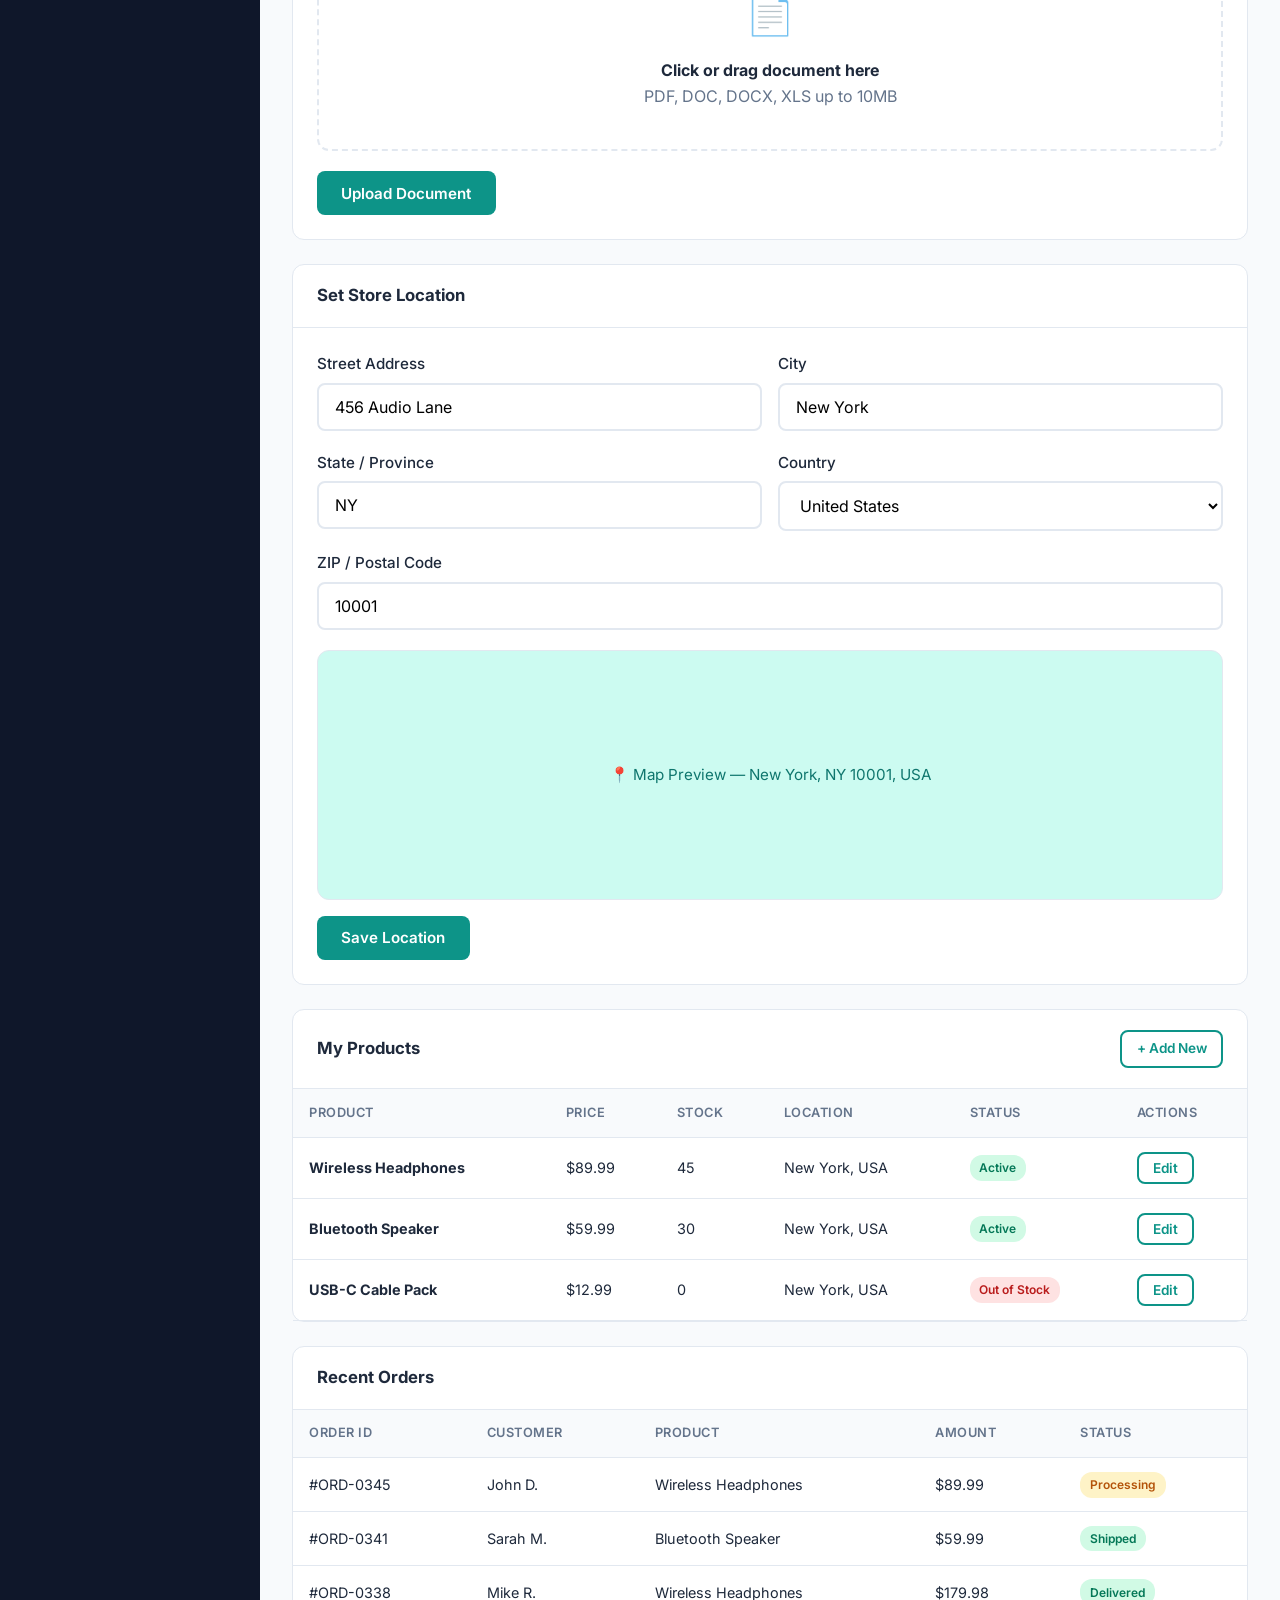
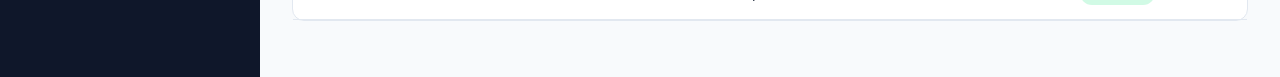
<file: draft/name-e-shopping/seller-dashboard.html>
<!DOCTYPE html>
<html lang="en">
<head>
  <meta charset="UTF-8">
  <meta name="viewport" content="width=device-width, initial-scale=1.0">
  <title>Seller Dashboard — Arnold's online shopping</title>
  <link rel="stylesheet" href="css/style.css">
  <link rel="stylesheet" href="css/dashboard.css">
</head>
<body>

  <header class="site-header">
    <div class="header-inner">
      <a href="index.html" class="logo"><span class="logo-icon">N</span> Name-E-Shopping</a>
      <nav class="nav-links">
        <a href="index.html">Home</a>
        <a href="products.html">Products</a>
        <a href="contact.html">Contact</a>
      </nav>
      <div class="nav-actions">
        <span class="badge badge-seller">Seller</span>
        <a href="login.html" class="btn btn-sm btn-outline">Logout</a>
        <button class="menu-toggle" aria-label="Toggle menu"><span></span><span></span><span></span></button>
      </div>
    </div>
  </header>

  <div class="dashboard-layout">
    <aside class="sidebar">
      <div class="sidebar-header">
        <h3>AudioTech Store</h3>
        <p>📍 New York, USA</p>
      </div>
      <nav class="sidebar-nav">
        <a href="seller-dashboard.html" class="active"><span class="nav-icon">📊</span> Dashboard</a>
        <a href="#add-product"><span class="nav-icon">➕</span> Add Product</a>
        <a href="#my-products"><span class="nav-icon">📦</span> My Products</a>
        <a href="#upload-docs"><span class="nav-icon">📄</span> Documents</a>
        <a href="#location"><span class="nav-icon">📍</span> Set Location</a>
        <a href="#orders"><span class="nav-icon">🛒</span> Orders</a>
        <a href="index.html"><span class="nav-icon">🏠</span> Back to Store</a>
      </nav>
    </aside>

    <main class="dashboard-main">
      <div class="dashboard-header">
        <div>
          <h1>Seller Dashboard</h1>
          <p class="text-muted">Manage your products, uploads, and store location</p>
        </div>
        <a href="#add-product" class="btn btn-primary">+ Add New Product</a>
      </div>

      <div class="stats-grid">
        <div class="stat-card">
          <p class="stat-label">Total Products</p>
          <p class="stat-value">24</p>
          <p class="stat-change">+3 this month</p>
        </div>
        <div class="stat-card">
          <p class="stat-label">Total Orders</p>
          <p class="stat-value">156</p>
          <p class="stat-change">+12 this week</p>
        </div>
        <div class="stat-card">
          <p class="stat-label">Revenue</p>
          <p class="stat-value">$4,280</p>
          <p class="stat-change">+8% vs last month</p>
        </div>
        <div class="stat-card">
          <p class="stat-label">Avg. Rating</p>
          <p class="stat-value">4.8 ★</p>
          <p class="stat-change">Based on 89 reviews</p>
        </div>
      </div>

      <!-- Add Product -->
      <div class="panel" id="add-product">
        <div class="panel-header">
          <h3>Add New Product</h3>
        </div>
        <div class="panel-body">
          <form data-toast="Product added successfully!">
            <div class="form-row">
              <div class="form-group">
                <label for="p-name">Product Name</label>
                <input type="text" id="p-name" class="form-control" required placeholder="Enter product name">
              </div>
              <div class="form-group">
                <label for="p-price">Price ($)</label>
                <input type="number" id="p-price" class="form-control" required placeholder="0.00" step="0.01">
              </div>
            </div>
            <div class="form-group">
              <label for="p-desc">Description</label>
              <textarea id="p-desc" class="form-control" placeholder="Describe your product..."></textarea>
            </div>
            <div class="form-row">
              <div class="form-group">
                <label for="p-category">Category</label>
                <select id="p-category" class="form-control">
                  <option>Electronics</option>
                  <option>Fashion</option>
                  <option>Home &amp; Garden</option>
                  <option>Sports</option>
                </select>
              </div>
              <div class="form-group">
                <label for="p-stock">Stock Quantity</label>
                <input type="number" id="p-stock" class="form-control" placeholder="0" min="0">
              </div>
            </div>

            <div class="form-group">
              <label>Upload Product Photos</label>
              <div class="upload-area">
                <input type="file" accept="image/*" multiple>
                <div class="upload-icon">📷</div>
                <p><strong>Click or drag photos here</strong></p>
                <p class="text-muted">PNG, JPG up to 5MB each. Upload multiple angles.</p>
              </div>
              <div class="preview-grid"></div>
            </div>

            <button type="submit" class="btn btn-primary">Publish Product</button>
          </form>
        </div>
      </div>

      <!-- Upload Documents -->
      <div class="panel" id="upload-docs">
        <div class="panel-header">
          <h3>Upload Related Documents</h3>
        </div>
        <div class="panel-body">
          <form data-toast="Documents uploaded successfully!">
            <div class="form-group">
              <label for="doc-product">Select Product</label>
              <select id="doc-product" class="form-control">
                <option>Wireless Headphones</option>
                <option>Bluetooth Speaker</option>
                <option>Smart Watch Pro</option>
              </select>
            </div>
            <div class="form-group">
              <label for="doc-type">Document Type</label>
              <select id="doc-type" class="form-control">
                <option>Product Manual</option>
                <option>Warranty Certificate</option>
                <option>Specification Sheet</option>
                <option>Safety Guide</option>
                <option>Invoice Template</option>
              </select>
            </div>
            <div class="form-group">
              <label>Upload Document</label>
              <div class="upload-area">
                <input type="file" accept=".pdf,.doc,.docx,.xls,.xlsx">
                <div class="upload-icon">📄</div>
                <p><strong>Click or drag document here</strong></p>
                <p class="text-muted">PDF, DOC, DOCX, XLS up to 10MB</p>
              </div>
            </div>
            <button type="submit" class="btn btn-primary">Upload Document</button>
          </form>
        </div>
      </div>

      <!-- Set Location -->
      <div class="panel" id="location">
        <div class="panel-header">
          <h3>Set Store Location</h3>
        </div>
        <div class="panel-body">
          <form data-toast="Store location updated!">
            <div class="form-row">
              <div class="form-group">
                <label for="loc-address">Street Address</label>
                <input type="text" id="loc-address" class="form-control" value="456 Audio Lane">
              </div>
              <div class="form-group">
                <label for="loc-city">City</label>
                <input type="text" id="loc-city" class="form-control" value="New York">
              </div>
            </div>
            <div class="form-row">
              <div class="form-group">
                <label for="loc-state">State / Province</label>
                <input type="text" id="loc-state" class="form-control" value="NY">
              </div>
              <div class="form-group">
                <label for="loc-country">Country</label>
                <select id="loc-country" class="form-control">
                  <option selected>United States</option>
                  <option>United Kingdom</option>
                  <option>Canada</option>
                </select>
              </div>
            </div>
            <div class="form-group">
              <label for="loc-zip">ZIP / Postal Code</label>
              <input type="text" id="loc-zip" class="form-control" value="10001">
            </div>
            <div class="location-map">
              📍 Map Preview — New York, NY 10001, USA
            </div>
            <button type="submit" class="btn btn-primary mt-2">Save Location</button>
          </form>
        </div>
      </div>

      <!-- My Products -->
      <div class="panel" id="my-products">
        <div class="panel-header">
          <h3>My Products</h3>
          <a href="#add-product" class="btn btn-sm btn-outline">+ Add New</a>
        </div>
        <div class="panel-body" style="padding: 0;">
          <table class="data-table">
            <thead>
              <tr>
                <th>Product</th>
                <th>Price</th>
                <th>Stock</th>
                <th>Location</th>
                <th>Status</th>
                <th>Actions</th>
              </tr>
            </thead>
            <tbody>
              <tr>
                <td><strong>Wireless Headphones</strong></td>
                <td>$89.99</td>
                <td>45</td>
                <td>New York, USA</td>
                <td><span class="status status-active">Active</span></td>
                <td><button class="btn btn-sm btn-outline">Edit</button></td>
              </tr>
              <tr>
                <td><strong>Bluetooth Speaker</strong></td>
                <td>$59.99</td>
                <td>30</td>
                <td>New York, USA</td>
                <td><span class="status status-active">Active</span></td>
                <td><button class="btn btn-sm btn-outline">Edit</button></td>
              </tr>
              <tr>
                <td><strong>USB-C Cable Pack</strong></td>
                <td>$12.99</td>
                <td>0</td>
                <td>New York, USA</td>
                <td><span class="status status-inactive">Out of Stock</span></td>
                <td><button class="btn btn-sm btn-outline">Edit</button></td>
              </tr>
            </tbody>
          </table>
        </div>
      </div>

      <!-- Orders -->
      <div class="panel" id="orders">
        <div class="panel-header">
          <h3>Recent Orders</h3>
        </div>
        <div class="panel-body" style="padding: 0;">
          <table class="data-table">
            <thead>
              <tr>
                <th>Order ID</th>
                <th>Customer</th>
                <th>Product</th>
                <th>Amount</th>
                <th>Status</th>
              </tr>
            </thead>
            <tbody>
              <tr>
                <td>#ORD-0345</td>
                <td>John D.</td>
                <td>Wireless Headphones</td>
                <td>$89.99</td>
                <td><span class="status status-pending">Processing</span></td>
              </tr>
              <tr>
                <td>#ORD-0341</td>
                <td>Sarah M.</td>
                <td>Bluetooth Speaker</td>
                <td>$59.99</td>
                <td><span class="status status-active">Shipped</span></td>
              </tr>
              <tr>
                <td>#ORD-0338</td>
                <td>Mike R.</td>
                <td>Wireless Headphones</td>
                <td>$179.98</td>
                <td><span class="status status-active">Delivered</span></td>
              </tr>
            </tbody>
          </table>
        </div>
      </div>
    </main>
  </div>

  <script src="js/main.js"></script>
</body>
</html>
</file>
<file: draft/name-e-shopping/css/style.css>
/* ============================================
   Name-E-Shopping — Main Stylesheet
   ============================================ */

@import url('https://fonts.googleapis.com/css2?family=Inter:wght@400;500;600;700&family=Playfair+Display:wght@600;700&display=swap');

:root {
  --primary: #0d9488;
  --primary-dark: #0f766e;
  --primary-light: #ccfbf1;

  --accent: #f59e0b;
  --accent-dark: #d97706;
  --bg: #f8fafc;
  --surface: #ffffff;
  --text: #1e293b;
  --text-muted: #64748b;
  --border: #e2e8f0;
  --danger: #ef4444;
  --success: #22c55e;
  --shadow: 0 4px 6px -1px rgba(0, 0, 0, 0.08), 0 2px 4px -2px rgba(0, 0, 0, 0.06);
  --shadow-lg: 0 10px 25px -5px rgba(0, 0, 0, 0.1), 0 8px 10px -6px rgba(0, 0, 0, 0.06);
  --radius: 12px;
  --radius-sm: 8px;
  --transition: 0.25s ease;
}

*, *::before, *::after {
  box-sizing: border-box;
  margin: 0;
  padding: 0;
}

html {
  scroll-behavior: smooth;
}

body {
  font-family: 'Inter', system-ui, sans-serif;
  background: var(--bg);
  color: var(--text);
  line-height: 1.6;
  min-height: 100vh;
  display: flex;
  flex-direction: column;
}

img {
  max-width: 100%;
  display: block;
}

a {
  color: var(--primary);
  text-decoration: none;
  transition: color var(--transition);
}

a:hover {
  color: var(--primary-dark);
}

ul {
  list-style: none;
}

/* ---- Typography ---- */
h1, h2, h3, h4 {
  font-family: 'Playfair Display', Georgia, serif;
  line-height: 1.3;
  color: var(--text);
}

h1 { font-size: clamp(2rem, 5vw, 3rem); }
h2 { font-size: clamp(1.5rem, 3vw, 2.25rem); }
h3 { font-size: 1.25rem; }

/* ---- Layout ---- */
.container {
  width: 100%;
  max-width: 1200px;
  margin: 0 auto;
  padding: 0 1.5rem;
}

.section {
  padding: 4rem 0;
}

.section-title {
  text-align: center;
  margin-bottom: 2.5rem;
}

.section-title p {
  color: var(--text-muted);
  margin-top: 0.5rem;
  font-size: 1.05rem;
}

/* ---- Header & Navigation ---- */
.site-header {
  background: var(--surface);
  border-bottom: 1px solid var(--border);
  position: sticky;
  top: 0;
  z-index: 100;
  box-shadow: var(--shadow);
}

.header-inner {
  display: flex;
  align-items: center;
  justify-content: space-between;
  padding: 1rem 1.5rem;
  max-width: 1200px;
  margin: 0 auto;
}

.logo {
  display: flex;
  align-items: center;
  gap: 0.6rem;
  font-family: 'Playfair Display', serif;
  font-size: 1.4rem;
  font-weight: 700;
  color: var(--text);
}

.logo-icon {
  width: 40px;
  height: 40px;
  background: linear-gradient(135deg, var(--primary), var(--primary-dark));
  border-radius: 10px;
  display: flex;
  align-items: center;
  justify-content: center;
  color: white;
  font-size: 1.2rem;
}

.nav-links {
  display: flex;
  align-items: center;
  gap: 0.25rem;
}

.nav-links a {
  padding: 0.5rem 1rem;
  border-radius: var(--radius-sm);
  color: var(--text);
  font-weight: 500;
  font-size: 0.95rem;
  transition: background var(--transition), color var(--transition);
}

.nav-links a:hover,
.nav-links a.active {
  background: var(--primary-light);
  color: var(--primary-dark);
}

.nav-actions {
  display: flex;
  align-items: center;
  gap: 0.75rem;
}

.cart-badge {
  position: relative;
}

.cart-count {
  position: absolute;
  top: -6px;
  right: -6px;
  background: var(--accent);
  color: white;
  font-size: 0.7rem;
  font-weight: 700;
  width: 18px;
  height: 18px;
  border-radius: 50%;
  display: flex;
  align-items: center;
  justify-content: center;
}

.menu-toggle {
  display: none;
  background: none;
  border: none;
  cursor: pointer;
  padding: 0.5rem;
  color: var(--text);
}

.menu-toggle span {
  display: block;
  width: 24px;
  height: 2px;
  background: var(--text);
  margin: 5px 0;
  transition: var(--transition);
}

/* ---- Buttons ---- */
.btn {
  display: inline-flex;
  align-items: center;
  justify-content: center;
  gap: 0.5rem;
  padding: 0.65rem 1.4rem;
  border-radius: var(--radius-sm);
  font-weight: 600;
  font-size: 0.95rem;
  border: 2px solid transparent;
  cursor: pointer;
  transition: all var(--transition);
  font-family: inherit;
}

.btn-primary {
  background: var(--primary);
  color: white;
}

.btn-primary:hover {
  background: var(--primary-dark);
  color: white;
  transform: translateY(-1px);
  box-shadow: var(--shadow);
}

.btn-outline {
  background: transparent;
  border-color: var(--primary);
  color: var(--primary);
}

.btn-outline:hover {
  background: var(--primary);
  color: white;
}

.btn-accent {
  background: var(--accent);
  color: white;
}

.btn-accent:hover {
  background: var(--accent-dark);
  color: white;
}

.btn-sm {
  padding: 0.4rem 0.9rem;
  font-size: 0.85rem;
}

.btn-lg {
  padding: 0.85rem 2rem;
  font-size: 1.05rem;
}

/* ---- Hero ---- */
.hero {
  background: linear-gradient(135deg, #0f766e 0%, #0d9488 50%, #14b8a6 100%);
  color: white;
  padding: 5rem 0;
  position: relative;
  overflow: hidden;
}

.hero::before {
  content: '';
  position: absolute;
  top: -50%;
  right: -20%;
  width: 60%;
  height: 200%;
  background: rgba(255, 255, 255, 0.05);
  border-radius: 50%;
}

.hero-content {
  position: relative;
  display: grid;
  grid-template-columns: 1fr 1fr;
  gap: 3rem;
  align-items: center;
}

.hero-text h1 {
  color: white;
  margin-bottom: 1rem;
}

.hero-text p {
  font-size: 1.15rem;
  opacity: 0.92;
  margin-bottom: 2rem;
  line-height: 1.7;
}

.hero-buttons {
  display: flex;
  gap: 1rem;
  flex-wrap: wrap;
}

.hero-buttons .btn-outline {
  border-color: white;
  color: white;
}

.hero-buttons .btn-outline:hover {
  background: white;
  color: var(--primary-dark);
}

.hero-image {
  display: flex;
  justify-content: center;
}

.hero-card {
  background: rgba(255, 255, 255, 0.15);
  backdrop-filter: blur(10px);
  border-radius: var(--radius);
  padding: 2rem;
  border: 1px solid rgba(255, 255, 255, 0.2);
  text-align: center;
}

.hero-card .stat-grid {
  display: grid;
  grid-template-columns: repeat(3, 1fr);
  gap: 1.5rem;
  margin-top: 1.5rem;
}

.hero-card .stat strong {
  display: block;
  font-size: 1.8rem;
  font-family: 'Playfair Display', serif;
}

.hero-card .stat span {
  font-size: 0.85rem;
  opacity: 0.85;
}

/* ---- Cards ---- */
.card {
  background: var(--surface);
  border-radius: var(--radius);
  border: 1px solid var(--border);
  overflow: hidden;
  transition: transform var(--transition), box-shadow var(--transition);
}

.card:hover {
  transform: translateY(-4px);
  box-shadow: var(--shadow-lg);
}

.card-body {
  padding: 1.25rem;
}

.card-img {
  width: 100%;
  height: 220px;
  object-fit: cover;
  background: var(--primary-light);
}

/* ---- Product Grid ---- */
.product-grid {
  display: grid;
  grid-template-columns: repeat(auto-fill, minmax(260px, 1fr));
  gap: 1.75rem;
}

.product-card .price {
  font-size: 1.3rem;
  font-weight: 700;
  color: var(--primary);
  margin: 0.5rem 0;
}

.product-card .rating {
  display: flex;
  align-items: center;
  gap: 0.3rem;
  font-size: 0.9rem;
  color: var(--accent);
}

.product-card .location {
  font-size: 0.85rem;
  color: var(--text-muted);
  display: flex;
  align-items: center;
  gap: 0.3rem;
  margin-top: 0.5rem;
}

.product-card .card-actions {
  display: flex;
  gap: 0.5rem;
  margin-top: 1rem;
}

/* ---- Features ---- */
.features-grid {
  display: grid;
  grid-template-columns: repeat(auto-fit, minmax(250px, 1fr));
  gap: 1.5rem;
}

.feature-card {
  background: var(--surface);
  padding: 2rem;
  border-radius: var(--radius);
  border: 1px solid var(--border);
  text-align: center;
  transition: border-color var(--transition);
}

.feature-card:hover {
  border-color: var(--primary);
}

.feature-icon {
  width: 56px;
  height: 56px;
  background: var(--primary-light);
  border-radius: 50%;
  display: flex;
  align-items: center;
  justify-content: center;
  margin: 0 auto 1rem;
  font-size: 1.5rem;
}

.feature-card h3 {
  margin-bottom: 0.5rem;
}

.feature-card p {
  color: var(--text-muted);
  font-size: 0.95rem;
}

/* ---- Role Badges ---- */
.badge {
  display: inline-block;
  padding: 0.25rem 0.75rem;
  border-radius: 20px;
  font-size: 0.75rem;
  font-weight: 600;
  text-transform: uppercase;
  letter-spacing: 0.5px;
}

.badge-seller { background: #dbeafe; color: #1d4ed8; }
.badge-admin { background: #fce7f3; color: #be185d; }
.badge-customer { background: #d1fae5; color: #047857; }

/* ---- Forms ---- */
.form-group {
  margin-bottom: 1.25rem;
}

.form-group label {
  display: block;
  font-weight: 500;
  margin-bottom: 0.4rem;
  font-size: 0.95rem;
}

.form-control {
  width: 100%;
  padding: 0.75rem 1rem;
  border: 2px solid var(--border);
  border-radius: var(--radius-sm);
  font-family: inherit;
  font-size: 1rem;
  transition: border-color var(--transition), box-shadow var(--transition);
  background: var(--surface);
}

.form-control:focus {
  outline: none;
  border-color: var(--primary);
  box-shadow: 0 0 0 3px rgba(13, 148, 136, 0.15);
}

textarea.form-control {
  resize: vertical;
  min-height: 120px;
}

.form-row {
  display: grid;
  grid-template-columns: 1fr 1fr;
  gap: 1rem;
}

.form-hint {
  font-size: 0.8rem;
  color: var(--text-muted);
  margin-top: 0.3rem;
}

/* File upload area */
.upload-area {
  border: 2px dashed var(--border);
  border-radius: var(--radius);
  padding: 2.5rem;
  text-align: center;
  cursor: pointer;
  transition: border-color var(--transition), background var(--transition);
}

.upload-area:hover,
.upload-area.dragover {
  border-color: var(--primary);
  background: var(--primary-light);
}

.upload-area input[type="file"] {
  display: none;
}

.upload-icon {
  font-size: 2.5rem;
  margin-bottom: 0.75rem;
}

/* ---- Auth Pages ---- */
.auth-page {
  min-height: calc(100vh - 160px);
  display: flex;
  align-items: center;
  justify-content: center;
  padding: 3rem 1.5rem;
}

.auth-card {
  background: var(--surface);
  border-radius: var(--radius);
  box-shadow: var(--shadow-lg);
  padding: 2.5rem;
  width: 100%;
  max-width: 460px;
  border: 1px solid var(--border);
}

.auth-card h2 {
  text-align: center;
  margin-bottom: 0.5rem;
}

.auth-card .subtitle {
  text-align: center;
  color: var(--text-muted);
  margin-bottom: 2rem;
}

.role-tabs {
  display: flex;
  gap: 0.5rem;
  margin-bottom: 1.5rem;
  background: var(--bg);
  padding: 0.35rem;
  border-radius: var(--radius-sm);
}

.role-tab {
  flex: 1;
  padding: 0.6rem;
  border: none;
  background: transparent;
  border-radius: 6px;
  cursor: pointer;
  font-weight: 500;
  font-family: inherit;
  font-size: 0.9rem;
  transition: all var(--transition);
  color: var(--text-muted);
}

.role-tab.active {
  background: var(--surface);
  color: var(--primary);
  box-shadow: var(--shadow);
}

.auth-footer {
  text-align: center;
  margin-top: 1.5rem;
  font-size: 0.95rem;
  color: var(--text-muted);
}

/* ---- Page Header ---- */
.page-header {
  background: linear-gradient(135deg, var(--primary-dark), var(--primary));
  color: white;
  padding: 3rem 0;
  text-align: center;
}

.page-header h1 {
  color: white;
}

.page-header p {
  opacity: 0.9;
  margin-top: 0.5rem;
}

/* ---- Breadcrumb ---- */
.breadcrumb {
  padding: 1rem 0;
  font-size: 0.9rem;
  color: var(--text-muted);
}

.breadcrumb a {
  color: var(--text-muted);
}

.breadcrumb a:hover {
  color: var(--primary);
}

/* ---- Product Detail ---- */
.product-detail {
  display: grid;
  grid-template-columns: 1fr 1fr;
  gap: 3rem;
  align-items: start;
}

.product-gallery {
  border-radius: var(--radius);
  overflow: hidden;
  border: 1px solid var(--border);
}

.product-gallery img {
  width: 100%;
  height: 400px;
  object-fit: cover;
}

.gallery-thumbs {
  display: flex;
  gap: 0.5rem;
  margin-top: 0.75rem;
}

.gallery-thumbs img {
  width: 80px;
  height: 80px;
  object-fit: cover;
  border-radius: var(--radius-sm);
  border: 2px solid transparent;
  cursor: pointer;
  transition: border-color var(--transition);
}

.gallery-thumbs img.active,
.gallery-thumbs img:hover {
  border-color: var(--primary);
}

.product-info .price-tag {
  font-size: 2rem;
  font-weight: 700;
  color: var(--primary);
  margin: 1rem 0;
}

.product-meta {
  display: flex;
  flex-wrap: wrap;
  gap: 1rem;
  margin: 1rem 0;
}

.meta-item {
  display: flex;
  align-items: center;
  gap: 0.4rem;
  font-size: 0.95rem;
  color: var(--text-muted);
}

.quantity-selector {
  display: flex;
  align-items: center;
  gap: 0.75rem;
  margin: 1.5rem 0;
}

.qty-btn {
  width: 36px;
  height: 36px;
  border: 2px solid var(--border);
  background: var(--surface);
  border-radius: var(--radius-sm);
  cursor: pointer;
  font-size: 1.1rem;
  transition: all var(--transition);
}

.qty-btn:hover {
  border-color: var(--primary);
  color: var(--primary);
}

/* ---- Reviews ---- */
.review-card {
  background: var(--surface);
  border: 1px solid var(--border);
  border-radius: var(--radius);
  padding: 1.5rem;
  margin-bottom: 1rem;
}

.review-header {
  display: flex;
  justify-content: space-between;
  align-items: center;
  margin-bottom: 0.75rem;
}

.reviewer {
  display: flex;
  align-items: center;
  gap: 0.75rem;
}

.avatar {
  width: 42px;
  height: 42px;
  border-radius: 50%;
  background: var(--primary-light);
  display: flex;
  align-items: center;
  justify-content: center;
  font-weight: 600;
  color: var(--primary-dark);
}

.star-rating {
  color: var(--accent);
  font-size: 1.1rem;
}

.star-rating input {
  display: none;
}

.star-rating label {
  cursor: pointer;
  transition: transform 0.15s;
}

.star-rating label:hover {
  transform: scale(1.2);
}

/* ---- Cart ---- */
.cart-table {
  width: 100%;
  border-collapse: collapse;
  background: var(--surface);
  border-radius: var(--radius);
  overflow: hidden;
  box-shadow: var(--shadow);
}

.cart-table th,
.cart-table td {
  padding: 1rem 1.25rem;
  text-align: left;
  border-bottom: 1px solid var(--border);
}

.cart-table th {
  background: var(--bg);
  font-weight: 600;
  font-size: 0.9rem;
  text-transform: uppercase;
  letter-spacing: 0.5px;
  color: var(--text-muted);
}

.cart-item-img {
  width: 60px;
  height: 60px;
  object-fit: cover;
  border-radius: var(--radius-sm);
}

.cart-summary {
  background: var(--surface);
  border: 1px solid var(--border);
  border-radius: var(--radius);
  padding: 1.5rem;
  margin-top: 2rem;
}

.cart-summary .row {
  display: flex;
  justify-content: space-between;
  padding: 0.5rem 0;
}

.cart-summary .total {
  font-size: 1.3rem;
  font-weight: 700;
  border-top: 2px solid var(--border);
  padding-top: 1rem;
  margin-top: 0.5rem;
  color: var(--primary);
}

/* ---- Downloads ---- */
.download-list {
  display: flex;
  flex-direction: column;
  gap: 1rem;
}

.download-item {
  display: flex;
  align-items: center;
  justify-content: space-between;
  background: var(--surface);
  border: 1px solid var(--border);
  border-radius: var(--radius);
  padding: 1.25rem 1.5rem;
  transition: border-color var(--transition);
}

.download-item:hover {
  border-color: var(--primary);
}

.download-info {
  display: flex;
  align-items: center;
  gap: 1rem;
}

.file-icon {
  width: 48px;
  height: 48px;
  background: var(--primary-light);
  border-radius: var(--radius-sm);
  display: flex;
  align-items: center;
  justify-content: center;
  font-size: 1.3rem;
}

/* ---- Order Steps ---- */
.order-steps {
  display: flex;
  justify-content: center;
  gap: 0;
  margin-bottom: 3rem;
}

.step {
  display: flex;
  align-items: center;
  gap: 0.5rem;
  padding: 0.75rem 1.5rem;
  position: relative;
}

.step-number {
  width: 32px;
  height: 32px;
  border-radius: 50%;
  background: var(--border);
  color: var(--text-muted);
  display: flex;
  align-items: center;
  justify-content: center;
  font-weight: 600;
  font-size: 0.9rem;
}

.step.active .step-number {
  background: var(--primary);
  color: white;
}

.step.completed .step-number {
  background: var(--success);
  color: white;
}

.step::after {
  content: '';
  position: absolute;
  right: -20px;
  width: 40px;
  height: 2px;
  background: var(--border);
}

.step:last-child::after {
  display: none;
}

/* ---- Footer ---- */
.site-footer {
  background: #0f172a;
  color: #94a3b8;
  margin-top: auto;
  padding: 3rem 0 1.5rem;
}

.footer-grid {
  display: grid;
  grid-template-columns: 2fr 1fr 1fr 1fr;
  gap: 2rem;
  margin-bottom: 2rem;
}

.footer-grid h4 {
  color: white;
  font-family: 'Inter', sans-serif;
  font-size: 1rem;
  margin-bottom: 1rem;
}

.footer-grid a {
  color: #94a3b8;
  display: block;
  padding: 0.3rem 0;
  font-size: 0.9rem;
}

.footer-grid a:hover {
  color: white;
}

.footer-bottom {
  border-top: 1px solid #1e293b;
  padding-top: 1.5rem;
  text-align: center;
  font-size: 0.85rem;
}

/* ---- Alerts & Toast ---- */
.alert {
  padding: 1rem 1.25rem;
  border-radius: var(--radius-sm);
  margin-bottom: 1rem;
  font-size: 0.95rem;
}

.alert-success {
  background: #d1fae5;
  color: #065f46;
  border: 1px solid #a7f3d0;
}

.alert-info {
  background: #dbeafe;
  color: #1e40af;
  border: 1px solid #bfdbfe;
}

.toast {
  position: fixed;
  bottom: 2rem;
  right: 2rem;
  background: var(--text);
  color: white;
  padding: 1rem 1.5rem;
  border-radius: var(--radius-sm);
  box-shadow: var(--shadow-lg);
  transform: translateY(100px);
  opacity: 0;
  transition: all 0.4s ease;
  z-index: 200;
}

.toast.show {
  transform: translateY(0);
  opacity: 1;
}

/* ---- Utilities ---- */
.text-center { text-align: center; }
.text-muted { color: var(--text-muted); }
.mt-1 { margin-top: 0.5rem; }
.mt-2 { margin-top: 1rem; }
.mt-3 { margin-top: 1.5rem; }
.mb-2 { margin-bottom: 1rem; }
.mb-3 { margin-bottom: 1.5rem; }
.grid-2 {
  display: grid;
  grid-template-columns: 1fr 1fr;
  gap: 2rem;
}

/* ---- Responsive ---- */
@media (max-width: 900px) {
  .hero-content,
  .product-detail,
  .grid-2,
  .footer-grid {
    grid-template-columns: 1fr;
  }

  .nav-links {
    display: none;
    position: absolute;
    top: 100%;
    left: 0;
    right: 0;
    background: var(--surface);
    flex-direction: column;
    padding: 1rem;
    border-bottom: 1px solid var(--border);
    box-shadow: var(--shadow);
  }

  .nav-links.open {
    display: flex;
  }

  .menu-toggle {
    display: block;
  }

  .header-inner {
    flex-wrap: wrap;
    position: relative;
  }

  .form-row {
    grid-template-columns: 1fr;
  }

  .order-steps {
    flex-direction: column;
    align-items: flex-start;
  }

  .step::after {
    display: none;
  }
}

@media (max-width: 600px) {
  .hero {
    padding: 3rem 0;
  }

  .product-grid {
    grid-template-columns: 1fr;
  }

  .cart-table {
    font-size: 0.85rem;
  }

  .cart-table th:nth-child(3),
  .cart-table td:nth-child(3) {
    display: none;
  }
}
</file>
<file: draft/name-e-shopping/css/dashboard.css>
/* ============================================
   Name-E-Shopping — Dashboard Styles
   ============================================ */

.dashboard-layout {
  display: grid;
  grid-template-columns: 260px 1fr;
  min-height: calc(100vh - 72px);
}

.sidebar {
  background: #0f172a;
  color: #94a3b8;
  padding: 1.5rem 0;
}

.sidebar-header {
  padding: 0 1.5rem 1.5rem;
  border-bottom: 1px solid #1e293b;
  margin-bottom: 1rem;
}

.sidebar-header h3 {
  color: white;
  font-family: 'Inter', sans-serif;
  font-size: 1rem;
}

.sidebar-header p {
  font-size: 0.8rem;
  margin-top: 0.25rem;
}

.sidebar-nav a {
  display: flex;
  align-items: center;
  gap: 0.75rem;
  padding: 0.75rem 1.5rem;
  color: #94a3b8;
  font-size: 0.95rem;
  transition: all 0.2s;
  border-left: 3px solid transparent;
}

.sidebar-nav a:hover,
.sidebar-nav a.active {
  background: rgba(255, 255, 255, 0.05);
  color: white;
  border-left-color: var(--primary);
}

.sidebar-nav .nav-icon {
  font-size: 1.1rem;
  width: 24px;
  text-align: center;
}

.dashboard-main {
  padding: 2rem;
  background: var(--bg);
}

.dashboard-header {
  display: flex;
  justify-content: space-between;
  align-items: center;
  margin-bottom: 2rem;
}

.dashboard-header h1 {
  font-size: 1.75rem;
}

.stats-grid {
  display: grid;
  grid-template-columns: repeat(auto-fit, minmax(200px, 1fr));
  gap: 1.25rem;
  margin-bottom: 2rem;
}

.stat-card {
  background: var(--surface);
  border: 1px solid var(--border);
  border-radius: var(--radius);
  padding: 1.5rem;
}

.stat-card .stat-label {
  font-size: 0.85rem;
  color: var(--text-muted);
  text-transform: uppercase;
  letter-spacing: 0.5px;
}

.stat-card .stat-value {
  font-size: 2rem;
  font-weight: 700;
  color: var(--text);
  margin: 0.25rem 0;
}

.stat-card .stat-change {
  font-size: 0.85rem;
  color: var(--success);
}

.panel {
  background: var(--surface);
  border: 1px solid var(--border);
  border-radius: var(--radius);
  margin-bottom: 1.5rem;
}

.panel-header {
  padding: 1.25rem 1.5rem;
  border-bottom: 1px solid var(--border);
  display: flex;
  justify-content: space-between;
  align-items: center;
}

.panel-header h3 {
  font-family: 'Inter', sans-serif;
  font-size: 1.05rem;
}

.panel-body {
  padding: 1.5rem;
}

.data-table {
  width: 100%;
  border-collapse: collapse;
}

.data-table th,
.data-table td {
  padding: 0.85rem 1rem;
  text-align: left;
  border-bottom: 1px solid var(--border);
  font-size: 0.9rem;
}

.data-table th {
  background: var(--bg);
  font-weight: 600;
  color: var(--text-muted);
  text-transform: uppercase;
  font-size: 0.8rem;
  letter-spacing: 0.5px;
}

.data-table tr:hover td {
  background: var(--bg);
}

.status {
  display: inline-block;
  padding: 0.2rem 0.6rem;
  border-radius: 12px;
  font-size: 0.75rem;
  font-weight: 600;
}

.status-active { background: #d1fae5; color: #047857; }
.status-pending { background: #fef3c7; color: #b45309; }
.status-inactive { background: #fee2e2; color: #b91c1c; }

.location-map {
  background: var(--primary-light);
  border-radius: var(--radius);
  height: 250px;
  display: flex;
  align-items: center;
  justify-content: center;
  border: 1px solid var(--border);
  color: var(--primary-dark);
  font-size: 0.95rem;
}

.preview-grid {
  display: grid;
  grid-template-columns: repeat(auto-fill, minmax(120px, 1fr));
  gap: 0.75rem;
  margin-top: 1rem;
}

.preview-item {
  position: relative;
  border-radius: var(--radius-sm);
  overflow: hidden;
  border: 1px solid var(--border);
}

.preview-item img {
  width: 100%;
  height: 100px;
  object-fit: cover;
}

.preview-item .remove-btn {
  position: absolute;
  top: 4px;
  right: 4px;
  background: var(--danger);
  color: white;
  border: none;
  width: 22px;
  height: 22px;
  border-radius: 50%;
  cursor: pointer;
  font-size: 0.7rem;
  display: flex;
  align-items: center;
  justify-content: center;
}

@media (max-width: 768px) {
  .dashboard-layout {
    grid-template-columns: 1fr;
  }

  .sidebar {
    display: none;
  }

  .dashboard-main {
    padding: 1.25rem;
  }
}
</file>
